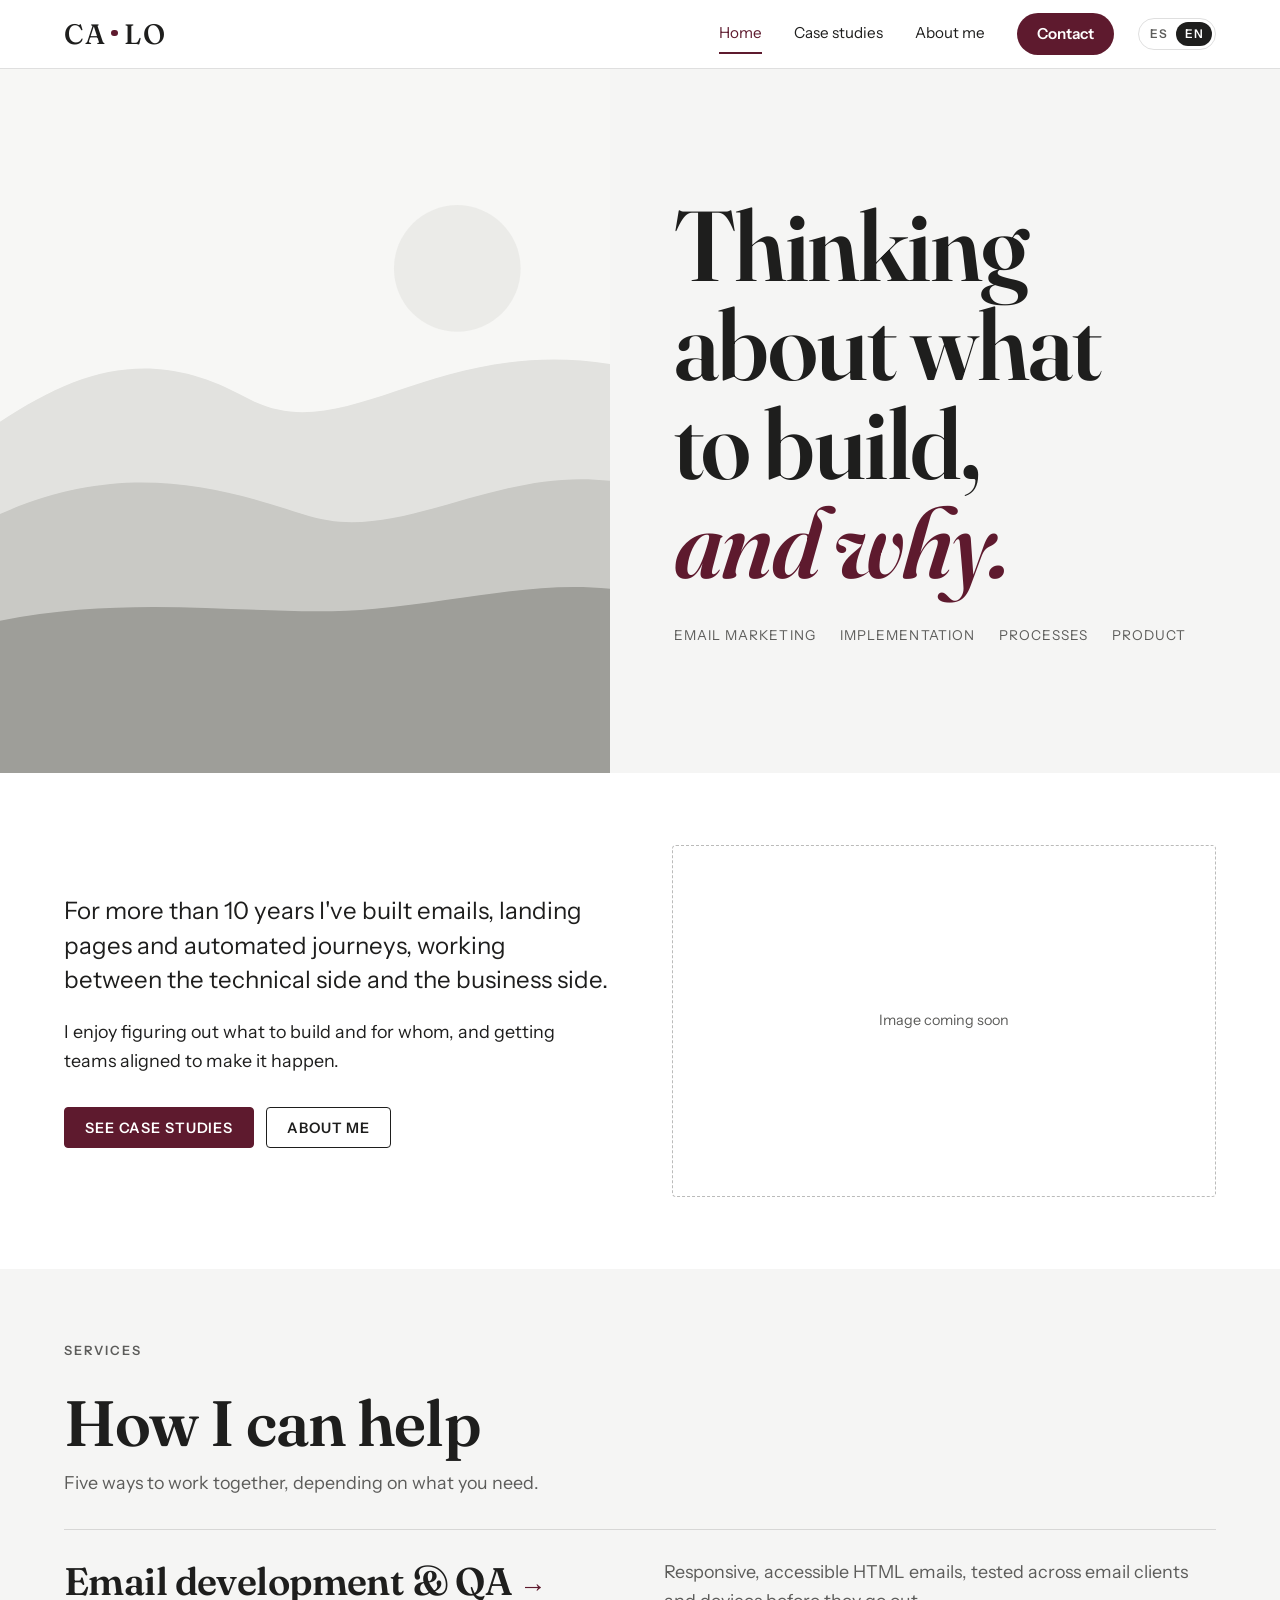
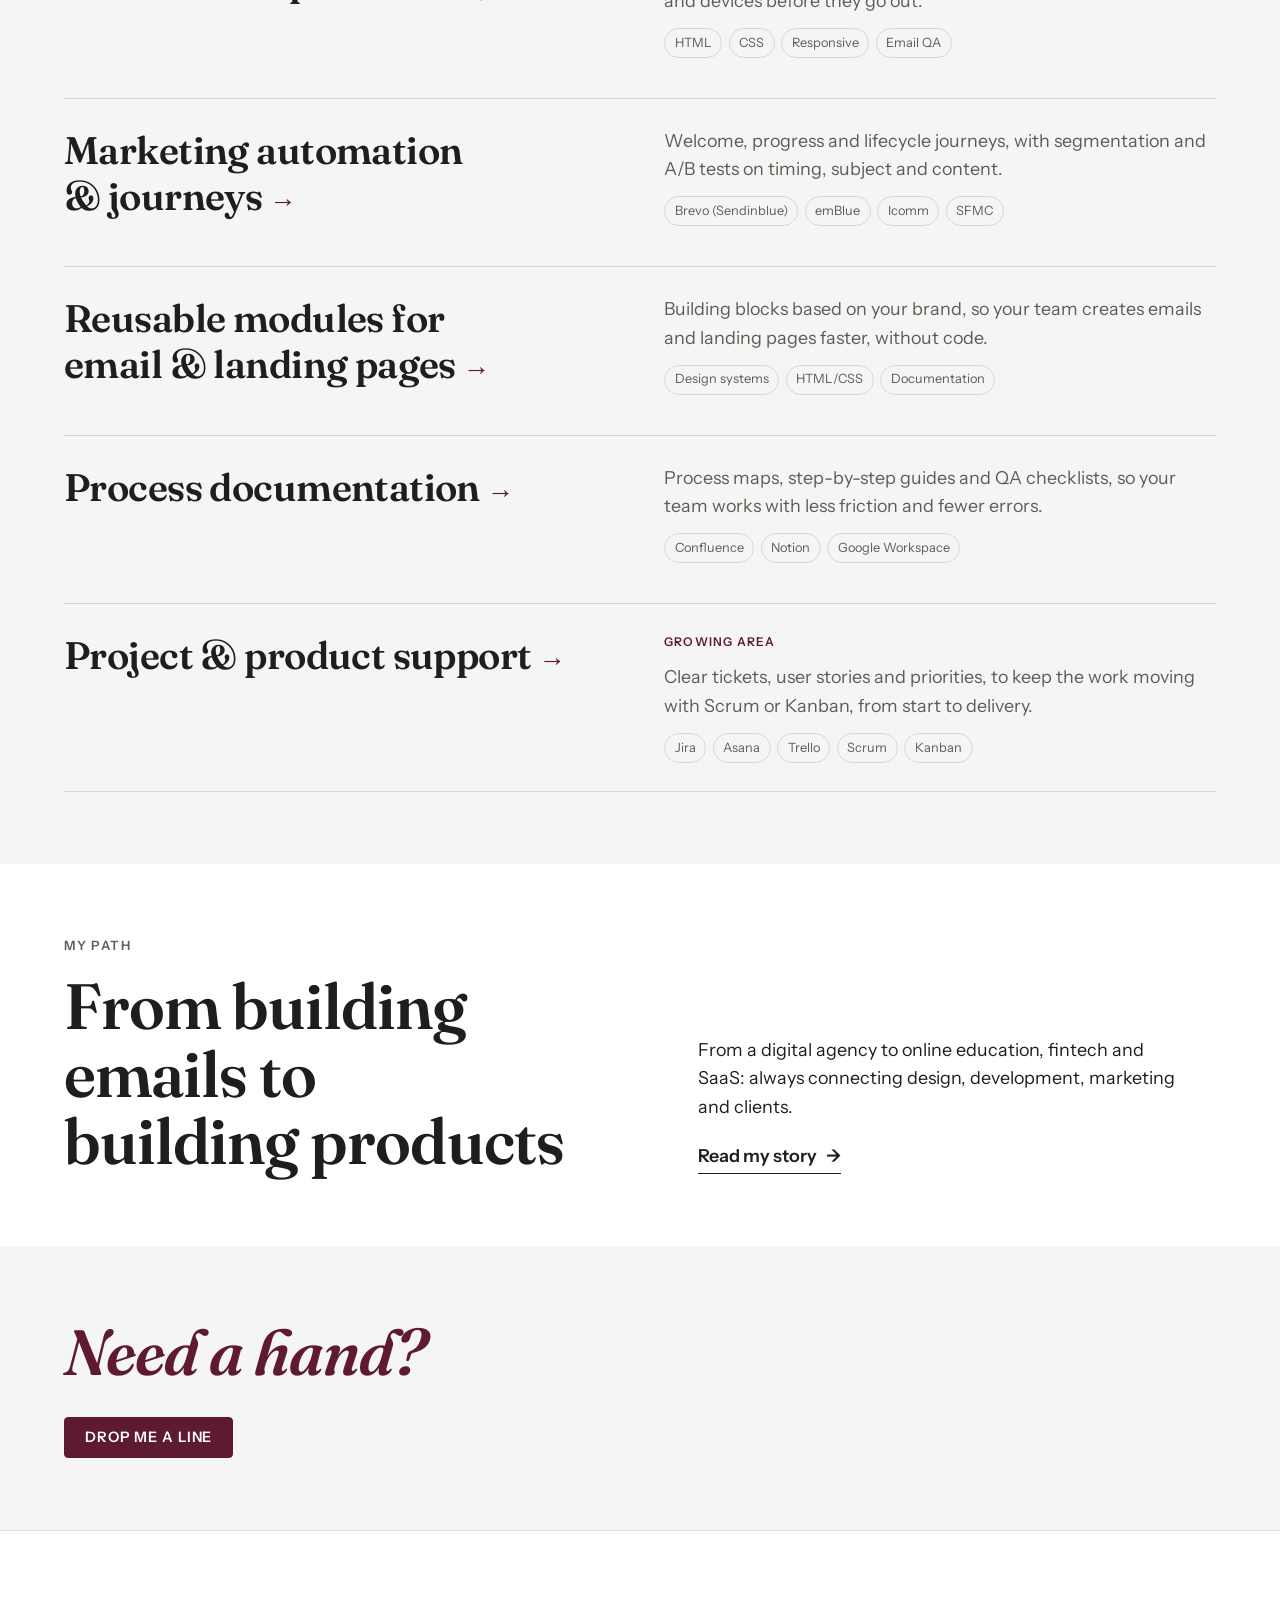
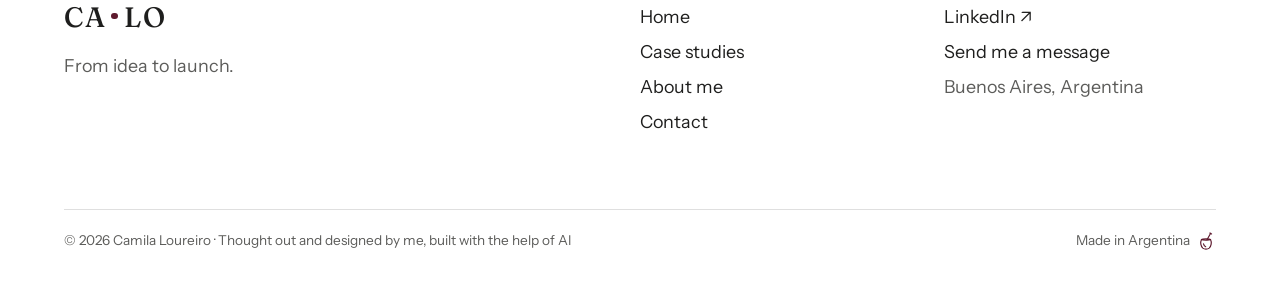
<file: index.html>
<!doctype html>
<!-- lang="en" es el valor por defecto; el script de abajo lo ajusta según el navegador -->
<html lang="en" data-title-en="Camila Loureiro · Portfolio" data-title-es="Camila Loureiro · Portfolio">
<head>
  <meta charset="utf-8">
  <meta name="viewport" content="width=device-width, initial-scale=1, viewport-fit=cover">
  <title>Camila Loureiro · Portfolio</title>
  <meta name="description" content="Camila Loureiro: email marketing, implementation and process work. 10+ years between the technical side and the business side.">

  <!-- Open Graph: título, descripción e imagen que muestran LinkedIn, WhatsApp, etc. al compartir el link -->
  <meta property="og:type" content="website">
  <meta property="og:site_name" content="Camila Loureiro">
  <meta property="og:title" content="Camila Loureiro · Portfolio">
  <meta property="og:description" content="Camila Loureiro: email marketing, implementation and process work. 10+ years between the technical side and the business side.">
  <meta property="og:image" content="https://camloureiro.github.io/assets/img/og-image.png">
  <meta property="og:image:width" content="1200">
  <meta property="og:image:height" content="627">
  <meta property="og:image:alt" content="Camila Loureiro: Thinking about what to build, and for whom.">
  <meta name="twitter:card" content="summary_large_image">
  <meta name="theme-color" content="#FFFFFF" media="(prefers-color-scheme: light)">
  <meta name="theme-color" content="#161616" media="(prefers-color-scheme: dark)">

  <!-- Elige el idioma ANTES de mostrar la página (evita que parpadee).
       1º lo que la persona eligió antes · 2º el idioma de su navegador. -->
  <script>
    (function () {
      var lang;
      try { lang = localStorage.getItem('lang'); } catch (e) {}
      if (lang !== 'es' && lang !== 'en') {
        lang = (navigator.language || 'en').toLowerCase().indexOf('es') === 0 ? 'es' : 'en';
      }
      document.documentElement.lang = lang;
      document.documentElement.classList.add('js');
    })();
  </script>

  <!-- Tipografías de Google Fonts (gratuitas) -->
  <link rel="preconnect" href="https://fonts.googleapis.com">
  <link rel="preconnect" href="https://fonts.gstatic.com" crossorigin>
  <link rel="stylesheet" href="https://fonts.googleapis.com/css2?family=Fraunces:ital,opsz,wght@0,9..144,300..600;1,9..144,300..600&family=Instrument+Sans:wght@400..600&display=swap">

  <link rel="stylesheet" href="assets/css/styles.css?v=20261124b">
  <script src="assets/js/main.js?v=20261124b" defer></script>
</head>
<body>
  <a class="skip-link" href="#main"><span data-lang="en">Skip to content</span><span data-lang="es">Ir al contenido</span></a>

  <!-- ===== HEADER (igual en todas las páginas) ===== -->
  <header class="site-header">
    <div class="wrap">
      <!-- Logo: marca CA·LO (CAmila LOureiro), sin nombre al costado -->
      <a class="logo" href="index.html" data-aria-en="Camila Loureiro, home" data-aria-es="Camila Loureiro, inicio">
        <span class="logo__mark" aria-hidden="true">CA<span class="logo__dot"></span>LO</span>
      </a>

      <!-- Menú: en desktop, links en fila dentro de la barra; en celular, pantalla completa que se abre con la hamburguesa -->
      <nav class="menu" id="menu" data-aria-en="Main menu" data-aria-es="Menú principal">
        <ul class="menu__list">
            <li><a href="index.html" aria-current="page"><small>01</small><span data-lang="en">Home</span><span data-lang="es">Inicio</span></a></li>
            <li><a href="casos.html"><small>02</small><span data-lang="en">Case studies</span><span data-lang="es">Casos</span></a></li>
            <li><a href="about.html"><small>03</small><span data-lang="en">About me</span><span data-lang="es">Sobre mí</span></a></li>
            <li><a class="menu__cta" href="contacto.html"><small>04</small><span data-lang="en">Contact</span><span data-lang="es">Contacto</span></a></li>
        </ul>
        <div class="menu__footer">
          <a href="https://www.linkedin.com/in/camilaloureiro/" target="_blank" rel="noopener">LinkedIn ↗</a>
          <span>Buenos Aires, Argentina · <span data-lang="en">Working remotely</span><span data-lang="es">Trabajo remoto</span></span>
        </div>
      </nav>

      <div class="header-actions">
        <div class="lang-toggle" role="group" aria-label="Language / Idioma">
          <button type="button" data-set-lang="es" aria-pressed="false" lang="es">ES</button>
          <button type="button" data-set-lang="en" aria-pressed="false" lang="en">EN</button>
        </div>
        <button class="menu-btn" type="button" aria-expanded="false" aria-controls="menu">
          <span class="menu-btn__label"><span data-lang="en">Menu</span><span data-lang="es">Menú</span></span>
          <span class="menu-btn__icon" aria-hidden="true"><span></span><span></span><span></span></span>
        </button>
      </div>
    </div>
  </header>

  <main id="main">

    <!-- ===== HERO ===== -->
    <section class="hero">
      <div class="hero__text">
        <h1 data-lang="en">Thinking about what to build, <em>and why.</em></h1>
        <h1 data-lang="es">Pensar qué construir, <em>y para qué.</em></h1>
        <div class="hero__meta">
          <span>Email marketing</span>
          <span><span data-lang="en">Implementation</span><span data-lang="es">Implementación</span></span>
          <span><span data-lang="en">Processes</span><span data-lang="es">Procesos</span></span>
          <span><span data-lang="en">Product</span><span data-lang="es">Producto</span></span>
        </div>
      </div>
      <div class="hero__art">
        <svg viewBox="0 0 600 600" preserveAspectRatio="xMidYMid slice" role="img" aria-hidden="true">
          <!-- Ilustración provisoria (montañas). Se reemplaza por una foto cuando la elijamos. -->
          <rect width="600" height="600" style="fill:var(--sky)"/>
          <circle cx="430" cy="170" r="54" style="fill:var(--hill-1);opacity:.55"/>
          <path d="M0 330 C90 260 160 230 250 280 S420 210 600 260 V600 H0Z" style="fill:var(--hill-1)"/>
          <path d="M0 400 C120 330 210 350 300 380 S480 320 600 360 V600 H0Z" style="fill:var(--hill-2)"/>
          <path d="M0 480 C140 440 260 470 360 460 S520 430 600 450 V600 H0Z" style="fill:var(--hill-3)"/>
        </svg>
      </div>
    </section>

    <!-- ===== INTRO: texto a la izquierda, imagen (por ahora placeholder) a la derecha ===== -->
    <section class="section" aria-labelledby="intro-title">
      <!-- Título solo para lectores de pantalla (no se ve) -->
      <h2 class="sr-only" id="intro-title"><span data-lang="en">What I do</span><span data-lang="es">Lo que hago</span></h2>
      <div class="wrap intro">
        <div class="reveal">
          <div class="prose">
            <p class="lead" data-lang="en">For more than 10 years I've built emails, landing pages and automated journeys, working between the technical side and the business side.</p><p class="lead" data-lang="es">Hace más de 10 años construyo emails, landing pages y journeys automatizados, entre el lado técnico y el de negocio.</p>
            <p data-lang="en">I enjoy figuring out what to build and for whom, and getting teams aligned to make it happen.</p><p data-lang="es">Disfruto entender qué construir y para quién, y alinear equipos para lograrlo.</p>
          </div>
          <div class="btn-row">
            <a class="btn btn--solid" href="casos.html"><span data-lang="en">See case studies</span><span data-lang="es">Ver casos</span></a>
            <a class="btn" href="about.html"><span data-lang="en">About me</span><span data-lang="es">Sobre mí</span></a>
          </div>
        </div>
        <!-- Placeholder: acá va a ir una imagen que resuma cómo trabajo (tipo flujo). Todavía sin definir. -->
        <div class="placeholder intro__art reveal" aria-hidden="true"><span data-lang="en">Image coming soon</span><span data-lang="es">Imagen en preparación</span></div>
      </div>
    </section>

    <!-- ===== SERVICIOS ===== -->
    <section class="section section--surface" id="services">
      <div class="wrap">
        <div class="section-head reveal">
          <span class="eyebrow" data-lang="en">Services</span><span class="eyebrow" data-lang="es">Servicios</span>
          <h2 data-lang="en">How I can help</h2><h2 data-lang="es">Cómo puedo sumar</h2>
          <p data-lang="en">Five ways to work together, depending on what you need.</p><p data-lang="es">Cinco formas de trabajar juntos, según lo que necesites.</p>
        </div>
        <ul class="services">
        <li class="service reveal">
          <h3><a class="service__link" href="casos.html#modules"><span data-lang="en">Email development &amp; QA</span><span data-lang="es">Desarrollo de emails y QA</span> <span aria-hidden="true">→</span></a></h3>
          <p data-lang="en">Responsive, accessible HTML emails, tested across email clients and devices before they go out.</p><p data-lang="es">Emails HTML responsive y accesibles, probados en distintos clientes de correo y dispositivos antes de salir.</p>
          <ul class="tags"><li>HTML</li><li>CSS</li><li>Responsive</li><li>Email QA</li></ul>
        </li>
        <li class="service reveal">
          <h3><a class="service__link" href="casos.html#journeys"><span data-lang="en">Marketing automation &amp; journeys</span><span data-lang="es">Automatización y journeys</span> <span aria-hidden="true">→</span></a></h3>
          <p data-lang="en">Welcome, progress and lifecycle journeys, with segmentation and A/B tests on timing, subject and content.</p><p data-lang="es">Journeys de bienvenida, progreso y ciclo de vida, con segmentación y tests A/B de horario, asunto y contenido.</p>
          <ul class="tags"><li>Brevo (Sendinblue)</li><li>emBlue</li><li>Icomm</li><li>SFMC</li></ul>
        </li>
        <li class="service reveal">
          <h3><a class="service__link" href="casos.html#modules"><span data-lang="en">Reusable modules for email &amp; landing pages</span><span data-lang="es">Módulos reutilizables para emails y landings</span> <span aria-hidden="true">→</span></a></h3>
          <p data-lang="en">Building blocks based on your brand, so your team creates emails and landing pages faster, without code.</p><p data-lang="es">Bloques basados en tu marca, para que tu equipo cree emails y landings más rápido y sin escribir código.</p>
          <ul class="tags"><li>Design systems</li><li>HTML/CSS</li><li>Documentation</li></ul>
        </li>
        <li class="service reveal">
          <h3><a class="service__link" href="casos.html#docs"><span data-lang="en">Process documentation</span><span data-lang="es">Documentación de procesos</span> <span aria-hidden="true">→</span></a></h3>
          <p data-lang="en">Process maps, step-by-step guides and QA checklists, so your team works with less friction and fewer errors.</p><p data-lang="es">Mapas de procesos, guías paso a paso y checklists de QA, para que tu equipo trabaje con menos fricción y errores.</p>
          <ul class="tags"><li>Confluence</li><li>Notion</li><li>Google Workspace</li></ul>
        </li>
        <li class="service reveal">
          <h3><a class="service__link" href="casos.html#this-site"><span data-lang="en">Project &amp; product support</span><span data-lang="es">Soporte de proyectos y producto</span> <span aria-hidden="true">→</span></a></h3>
          <span class="service__status" data-lang="en">Growing area</span><span class="service__status" data-lang="es">Área en crecimiento</span>
          <p data-lang="en">Clear tickets, user stories and priorities, to keep the work moving with Scrum or Kanban, from start to delivery.</p><p data-lang="es">Tickets claros, historias de usuario y prioridades, para mantener el trabajo en marcha con Scrum o Kanban.</p>
          <ul class="tags"><li>Jira</li><li>Asana</li><li>Trello</li><li>Scrum</li><li>Kanban</li></ul>
        </li>
        </ul>
      </div>
    </section>

    <!-- ===== HISTORIA (adelanto de About me) ===== -->
    <section class="section">
      <div class="wrap story">
        <div class="reveal">
          <span class="eyebrow" data-lang="en">My path</span><span class="eyebrow" data-lang="es">Mi recorrido</span>
          <h2 data-lang="en">From building emails to building products</h2><h2 data-lang="es">De construir emails a construir productos</h2>
        </div>
        <div class="reveal prose">
          <p data-lang="en">From a digital agency to online education, fintech and SaaS: always connecting design, development, marketing and clients.</p><p data-lang="es">De una agencia digital a educación online, fintech y SaaS: siempre conectando diseño, desarrollo, marketing y clientes.</p>
          <p><a class="link-arrow" href="about.html"><span data-lang="en">Read my story</span><span data-lang="es">Leer mi historia</span> <span aria-hidden="true">→</span></a></p>
        </div>
      </div>
    </section>

    <!-- ===== CONTACTO (llamado a la acción) ===== -->
    <section class="section section--accent">
      <div class="wrap cta reveal">
        <h2 class="cta__title--wide" data-lang="en"><em>Need a hand?</em></h2>
        <h2 class="cta__title--wide" data-lang="es"><em>¿Necesitás una mano?</em></h2>
        <a class="btn" href="contacto.html"><span data-lang="en">Drop me a line</span><span data-lang="es">Escribime</span></a>
      </div>
    </section>

  </main>

  <!-- ===== FOOTER (igual en todas las páginas) ===== -->
  <footer class="site-footer">
    <div class="wrap">
      <div class="footer-grid">
        <div>
          <a class="logo" href="index.html" aria-label="Camila Loureiro"><span class="logo__mark" aria-hidden="true">CA<span class="logo__dot"></span>LO</span></a>
          <p class="muted" style="margin-top:1rem;max-width:34ch"><span data-lang="en">From idea to launch.</span><span data-lang="es">De la idea al lanzamiento.</span></p>
        </div>
        <nav aria-label="Footer">
          <ul>
            <li><a href="index.html"><span data-lang="en">Home</span><span data-lang="es">Inicio</span></a></li>
            <li><a href="casos.html"><span data-lang="en">Case studies</span><span data-lang="es">Casos</span></a></li>
            <li><a href="about.html"><span data-lang="en">About me</span><span data-lang="es">Sobre mí</span></a></li>
            <li><a href="contacto.html"><span data-lang="en">Contact</span><span data-lang="es">Contacto</span></a></li>
          </ul>
        </nav>
        <div style="display:grid;gap:0.4rem;align-content:start">
          <a href="https://www.linkedin.com/in/camilaloureiro/" target="_blank" rel="noopener">LinkedIn ↗</a>
          <a href="contacto.html"><span data-lang="en">Send me a message</span><span data-lang="es">Escribime</span></a>
          <span class="muted">Buenos Aires, Argentina</span>
        </div>
      </div>
      <div class="footer-bottom">
        <span>© <span data-year>2026</span> Camila Loureiro · <span data-lang="en">Thought out and designed by me, built with the help of AI</span><span data-lang="es">Pensada y diseñada por mí, construida con ayuda de la IA</span></span>
        <span class="made-in"><span data-lang="en">Made in Argentina</span><span data-lang="es">Hecho en Argentina</span> <svg class="mate" viewBox="0 0 24 24" width="20" height="20" aria-hidden="true" fill="none" stroke="currentColor" stroke-width="1.4" stroke-linecap="round" stroke-linejoin="round"><path d="M6.6 10.2c-1.7 3.4-1 8 1.6 10.3 1.9 1.6 5.7 1.6 7.6 0 2.6-2.3 3.3-6.9 1.6-10.3"/><path d="M6.6 10.2c1.3 1.1 9.5 1.1 10.8 0-1.3-1.2-9.5-1.2-10.8 0z"/><path d="M13.2 10.6 17.6 2.8"/><path d="M16.6 2.4l2.1 1.1"/><path d="M9 15.5c.4 1.6 1.4 2.8 2.6 3.4"/></svg></span>
      </div>
    </div>
  </footer>
</body>
</html>
</file>
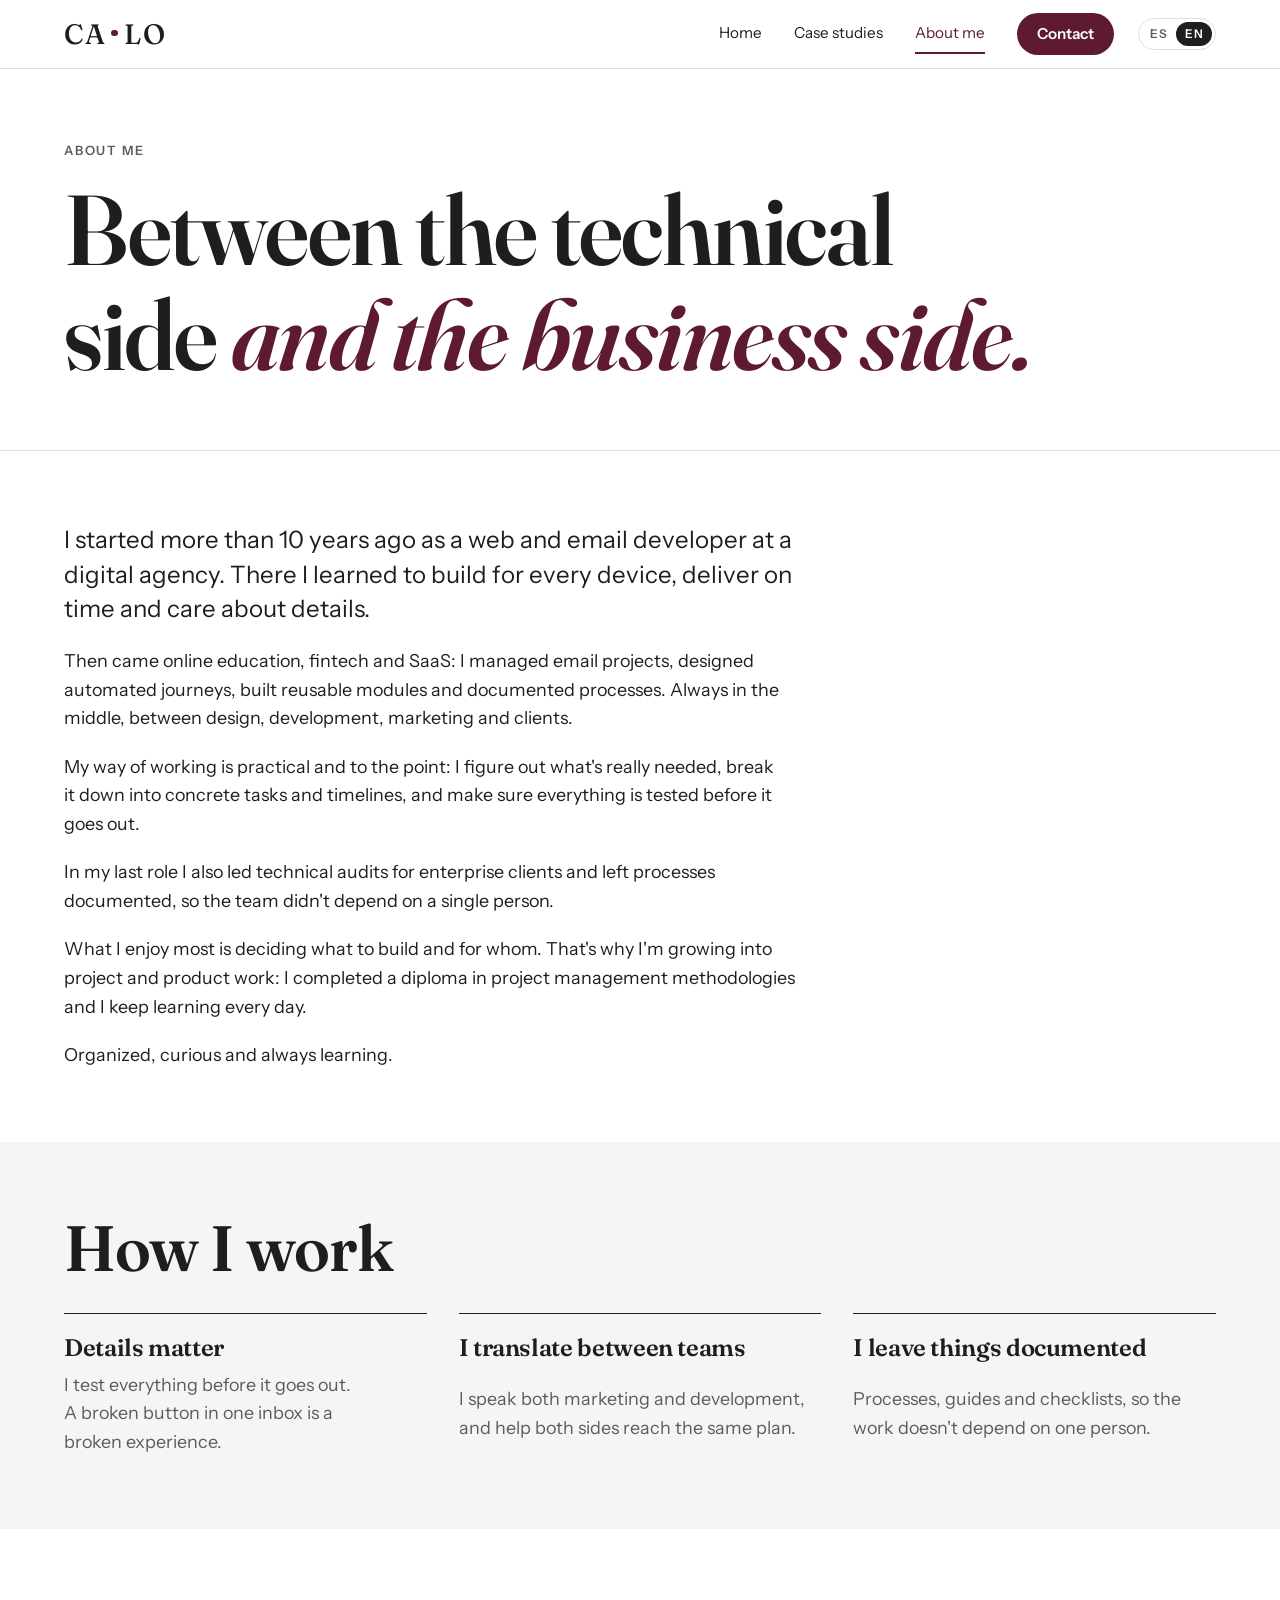
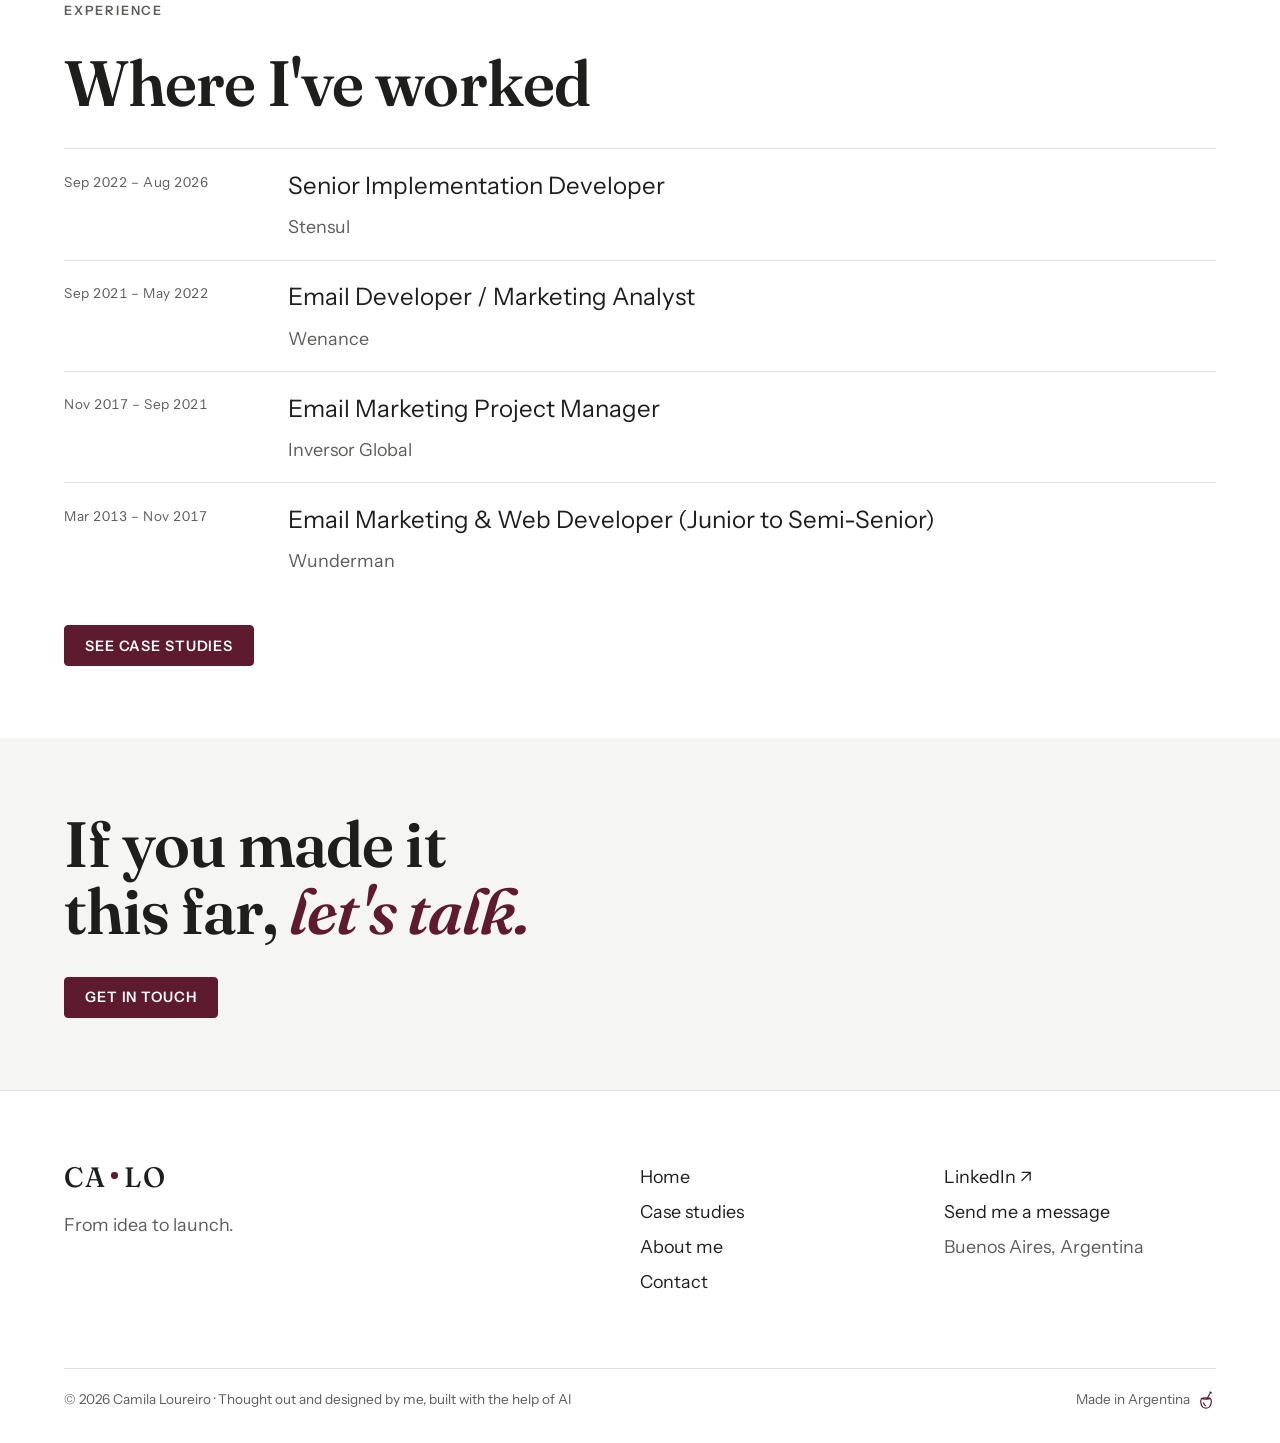
<file: about.html>
<!doctype html>
<!-- lang="en" es el valor por defecto; el script de abajo lo ajusta según el navegador -->
<html lang="en" data-title-en="About me · Camila Loureiro" data-title-es="Sobre mí · Camila Loureiro">
<head>
  <meta charset="utf-8">
  <meta name="viewport" content="width=device-width, initial-scale=1, viewport-fit=cover">
  <title>About me · Camila Loureiro</title>
  <meta name="description" content="Camila Loureiro's story, experience and tools.">

  <!-- Open Graph: título, descripción e imagen que muestran LinkedIn, WhatsApp, etc. al compartir el link -->
  <meta property="og:type" content="website">
  <meta property="og:site_name" content="Camila Loureiro">
  <meta property="og:title" content="About me · Camila Loureiro">
  <meta property="og:description" content="Camila Loureiro's story, experience and tools.">
  <meta property="og:image" content="https://camloureiro.github.io/assets/img/og-image.png">
  <meta property="og:image:width" content="1200">
  <meta property="og:image:height" content="627">
  <meta property="og:image:alt" content="Camila Loureiro: Thinking about what to build, and for whom.">
  <meta name="twitter:card" content="summary_large_image">
  <meta name="theme-color" content="#FFFFFF" media="(prefers-color-scheme: light)">
  <meta name="theme-color" content="#161616" media="(prefers-color-scheme: dark)">

  <!-- Elige el idioma ANTES de mostrar la página (evita que parpadee).
       1º lo que la persona eligió antes · 2º el idioma de su navegador. -->
  <script>
    (function () {
      var lang;
      try { lang = localStorage.getItem('lang'); } catch (e) {}
      if (lang !== 'es' && lang !== 'en') {
        lang = (navigator.language || 'en').toLowerCase().indexOf('es') === 0 ? 'es' : 'en';
      }
      document.documentElement.lang = lang;
      document.documentElement.classList.add('js');
    })();
  </script>

  <!-- Tipografías de Google Fonts (gratuitas) -->
  <link rel="preconnect" href="https://fonts.googleapis.com">
  <link rel="preconnect" href="https://fonts.gstatic.com" crossorigin>
  <link rel="stylesheet" href="https://fonts.googleapis.com/css2?family=Fraunces:ital,opsz,wght@0,9..144,300..600;1,9..144,300..600&family=Instrument+Sans:wght@400..600&display=swap">

  <link rel="stylesheet" href="assets/css/styles.css?v=20261124b">
  <script src="assets/js/main.js?v=20261124b" defer></script>
</head>
<body>
  <a class="skip-link" href="#main"><span data-lang="en">Skip to content</span><span data-lang="es">Ir al contenido</span></a>

  <!-- ===== HEADER (igual en todas las páginas) ===== -->
  <header class="site-header">
    <div class="wrap">
      <!-- Logo: marca CA·LO (CAmila LOureiro), sin nombre al costado -->
      <a class="logo" href="index.html" data-aria-en="Camila Loureiro, home" data-aria-es="Camila Loureiro, inicio">
        <span class="logo__mark" aria-hidden="true">CA<span class="logo__dot"></span>LO</span>
      </a>

      <!-- Menú: en desktop, links en fila dentro de la barra; en celular, pantalla completa que se abre con la hamburguesa -->
      <nav class="menu" id="menu" data-aria-en="Main menu" data-aria-es="Menú principal">
        <ul class="menu__list">
            <li><a href="index.html"><small>01</small><span data-lang="en">Home</span><span data-lang="es">Inicio</span></a></li>
            <li><a href="casos.html"><small>02</small><span data-lang="en">Case studies</span><span data-lang="es">Casos</span></a></li>
            <li><a href="about.html" aria-current="page"><small>03</small><span data-lang="en">About me</span><span data-lang="es">Sobre mí</span></a></li>
            <li><a class="menu__cta" href="contacto.html"><small>04</small><span data-lang="en">Contact</span><span data-lang="es">Contacto</span></a></li>
        </ul>
        <div class="menu__footer">
          <a href="https://www.linkedin.com/in/camilaloureiro/" target="_blank" rel="noopener">LinkedIn ↗</a>
          <span>Buenos Aires, Argentina · <span data-lang="en">Working remotely</span><span data-lang="es">Trabajo remoto</span></span>
        </div>
      </nav>

      <div class="header-actions">
        <div class="lang-toggle" role="group" aria-label="Language / Idioma">
          <button type="button" data-set-lang="es" aria-pressed="false" lang="es">ES</button>
          <button type="button" data-set-lang="en" aria-pressed="false" lang="en">EN</button>
        </div>
        <button class="menu-btn" type="button" aria-expanded="false" aria-controls="menu">
          <span class="menu-btn__label"><span data-lang="en">Menu</span><span data-lang="es">Menú</span></span>
          <span class="menu-btn__icon" aria-hidden="true"><span></span><span></span><span></span></span>
        </button>
      </div>
    </div>
  </header>

  <main id="main">

    <section class="wrap page-hero">
      <span class="eyebrow" data-lang="en">About me</span><span class="eyebrow" data-lang="es">Sobre mí</span>
      <h1 data-lang="en">Between the technical side <em>and the business side.</em></h1>
      <h1 data-lang="es">Entre lo técnico <em>y el negocio.</em></h1>
    </section>

    <!-- ===== HISTORIA ===== -->
    <section class="section">
      <div class="wrap about-grid">
        <!-- FOTO: cuando tengas tu foto, reemplazá este comentario por:
             <img class="about-photo" src="assets/img/camila.webp" alt="Camila Loureiro" width="800" height="1000"> -->

        <div class="prose reveal">
          <p class="lead" style="max-width:none" data-lang="en">I started more than 10 years ago as a web and email developer at a digital agency. There I learned to build for every device, deliver on time and care about details.</p><p class="lead" style="max-width:none" data-lang="es">Empecé hace más de 10 años como desarrolladora web y de emails en una agencia digital. Ahí aprendí a construir para cualquier dispositivo, entregar a tiempo y cuidar los detalles.</p>
          <p data-lang="en">Then came online education, fintech and SaaS: I managed email projects, designed automated journeys, built reusable modules and documented processes. Always in the middle, between design, development, marketing and clients.</p><p data-lang="es">Después vinieron la educación online, fintech y SaaS: gestioné proyectos de email, diseñé journeys automatizados, construí módulos reutilizables y documenté procesos. Siempre en el medio, entre diseño, desarrollo, marketing y clientes.</p>
          <p data-lang="en">My way of working is practical and to the point: I figure out what's really needed, break it down into concrete tasks and timelines, and make sure everything is tested before it goes out.</p><p data-lang="es">Mi forma de trabajar es práctica y al grano: entiendo qué se necesita de verdad, lo bajo a tareas y tiempos concretos, y me aseguro de que todo esté probado antes de salir.</p>
          <p data-lang="en">In my last role I also led technical audits for enterprise clients and left processes documented, so the team didn't depend on a single person.</p><p data-lang="es">En mi último rol también lideré auditorías técnicas para clientes enterprise y dejé procesos documentados, para que el equipo no dependiera de una sola persona.</p>
          <p data-lang="en">What I enjoy most is deciding what to build and for whom. That's why I'm growing into project and product work: I completed a diploma in project management methodologies and I keep learning every day.</p><p data-lang="es">Lo que más disfruto es definir qué construir y para quién. Por eso estoy creciendo hacia proyectos y producto: completé un diploma en metodologías de project management y sigo aprendiendo todos los días.</p>
          <p data-lang="en">Organized, curious and always learning.</p><p data-lang="es">Organizada, curiosa y siempre aprendiendo.</p>
        </div>
      </div>
    </section>

    <!-- ===== CÓMO TRABAJO ===== -->
    <section class="section section--surface">
      <div class="wrap">
        <div class="section-head reveal">
          <h2 data-lang="en">How I work</h2><h2 data-lang="es">Cómo trabajo</h2>
        </div>
        <ul class="principles">
          <li class="reveal">
            <h3 data-lang="en">Details matter</h3><h3 data-lang="es">Los detalles importan</h3>
            <p data-lang="en">I test everything before it goes out. A broken button in one inbox is a broken experience.</p><p data-lang="es">Pruebo todo antes de que salga. Un botón roto en una bandeja es una experiencia rota.</p>
          </li>
          <li class="reveal">
            <h3 data-lang="en">I translate between teams</h3><h3 data-lang="es">Traduzco entre equipos</h3>
            <p data-lang="en">I speak both marketing and development, and help both sides reach the same plan.</p><p data-lang="es">Hablo el idioma de marketing y el de desarrollo, y ayudo a que ambos lleguen al mismo plan.</p>
          </li>
          <li class="reveal">
            <h3 data-lang="en">I leave things documented</h3><h3 data-lang="es">Dejo todo documentado</h3>
            <p data-lang="en">Processes, guides and checklists, so the work doesn't depend on one person.</p><p data-lang="es">Procesos, guías y checklists, para que el trabajo no dependa de una sola persona.</p>
          </li>
        </ul>
      </div>
    </section>

    <!-- ===== EXPERIENCIA (resumen) ===== -->
    <section class="section" id="experience">
      <div class="wrap">
        <div class="section-head reveal">
          <span class="eyebrow" data-lang="en">Experience</span><span class="eyebrow" data-lang="es">Experiencia</span>
          <h2 data-lang="en">Where I've worked</h2><h2 data-lang="es">Dónde trabajé</h2>
        </div>
        <ol class="timeline timeline--short reveal">
          <li class="job job--short">
            <span class="job__date"><span data-lang="en">Sep 2022 – Aug 2026</span><span data-lang="es">Sep 2022 – Ago 2026</span></span>
            <p class="job__role">Senior Implementation Developer</p>
            <p class="job__company">Stensul</p>
          </li>
          <li class="job job--short">
            <span class="job__date">Sep 2021 – May 2022</span>
            <p class="job__role">Email Developer / Marketing Analyst</p>
            <p class="job__company">Wenance</p>
          </li>
          <li class="job job--short">
            <span class="job__date">Nov 2017 – Sep 2021</span>
            <p class="job__role">Email Marketing Project Manager</p>
            <p class="job__company">Inversor Global</p>
          </li>
          <li class="job job--short">
            <span class="job__date">Mar 2013 – Nov 2017</span>
            <p class="job__role"><span data-lang="en">Email Marketing &amp; Web Developer (Junior to Semi-Senior)</span><span data-lang="es">Email Marketing y Web Developer (de Junior a Semi-Senior)</span></p>
            <p class="job__company">Wunderman</p>
          </li>
        </ol>
        <div class="btn-row reveal">
          <a class="btn btn--solid" href="casos.html"><span data-lang="en">See case studies</span><span data-lang="es">Ver casos</span></a>
        </div>
      </div>
    </section>

    <section class="section section--accent">
      <div class="wrap cta reveal">
        <h2 data-lang="en">If you made it this far, <em>let's talk.</em></h2>
        <h2 data-lang="es">Si llegaste hasta acá, <em>charlemos.</em></h2>
        <a class="btn" href="contacto.html"><span data-lang="en">Get in touch</span><span data-lang="es">Contactame</span></a>
      </div>
    </section>

  </main>

  <!-- ===== FOOTER (igual en todas las páginas) ===== -->
  <footer class="site-footer">
    <div class="wrap">
      <div class="footer-grid">
        <div>
          <a class="logo" href="index.html" aria-label="Camila Loureiro"><span class="logo__mark" aria-hidden="true">CA<span class="logo__dot"></span>LO</span></a>
          <p class="muted" style="margin-top:1rem;max-width:34ch"><span data-lang="en">From idea to launch.</span><span data-lang="es">De la idea al lanzamiento.</span></p>
        </div>
        <nav aria-label="Footer">
          <ul>
            <li><a href="index.html"><span data-lang="en">Home</span><span data-lang="es">Inicio</span></a></li>
            <li><a href="casos.html"><span data-lang="en">Case studies</span><span data-lang="es">Casos</span></a></li>
            <li><a href="about.html"><span data-lang="en">About me</span><span data-lang="es">Sobre mí</span></a></li>
            <li><a href="contacto.html"><span data-lang="en">Contact</span><span data-lang="es">Contacto</span></a></li>
          </ul>
        </nav>
        <div style="display:grid;gap:0.4rem;align-content:start">
          <a href="https://www.linkedin.com/in/camilaloureiro/" target="_blank" rel="noopener">LinkedIn ↗</a>
          <a href="contacto.html"><span data-lang="en">Send me a message</span><span data-lang="es">Escribime</span></a>
          <span class="muted">Buenos Aires, Argentina</span>
        </div>
      </div>
      <div class="footer-bottom">
        <span>© <span data-year>2026</span> Camila Loureiro · <span data-lang="en">Thought out and designed by me, built with the help of AI</span><span data-lang="es">Pensada y diseñada por mí, construida con ayuda de la IA</span></span>
        <span class="made-in"><span data-lang="en">Made in Argentina</span><span data-lang="es">Hecho en Argentina</span> <svg class="mate" viewBox="0 0 24 24" width="20" height="20" aria-hidden="true" fill="none" stroke="currentColor" stroke-width="1.4" stroke-linecap="round" stroke-linejoin="round"><path d="M6.6 10.2c-1.7 3.4-1 8 1.6 10.3 1.9 1.6 5.7 1.6 7.6 0 2.6-2.3 3.3-6.9 1.6-10.3"/><path d="M6.6 10.2c1.3 1.1 9.5 1.1 10.8 0-1.3-1.2-9.5-1.2-10.8 0z"/><path d="M13.2 10.6 17.6 2.8"/><path d="M16.6 2.4l2.1 1.1"/><path d="M9 15.5c.4 1.6 1.4 2.8 2.6 3.4"/></svg></span>
      </div>
    </div>
  </footer>
</body>
</html>
</file>
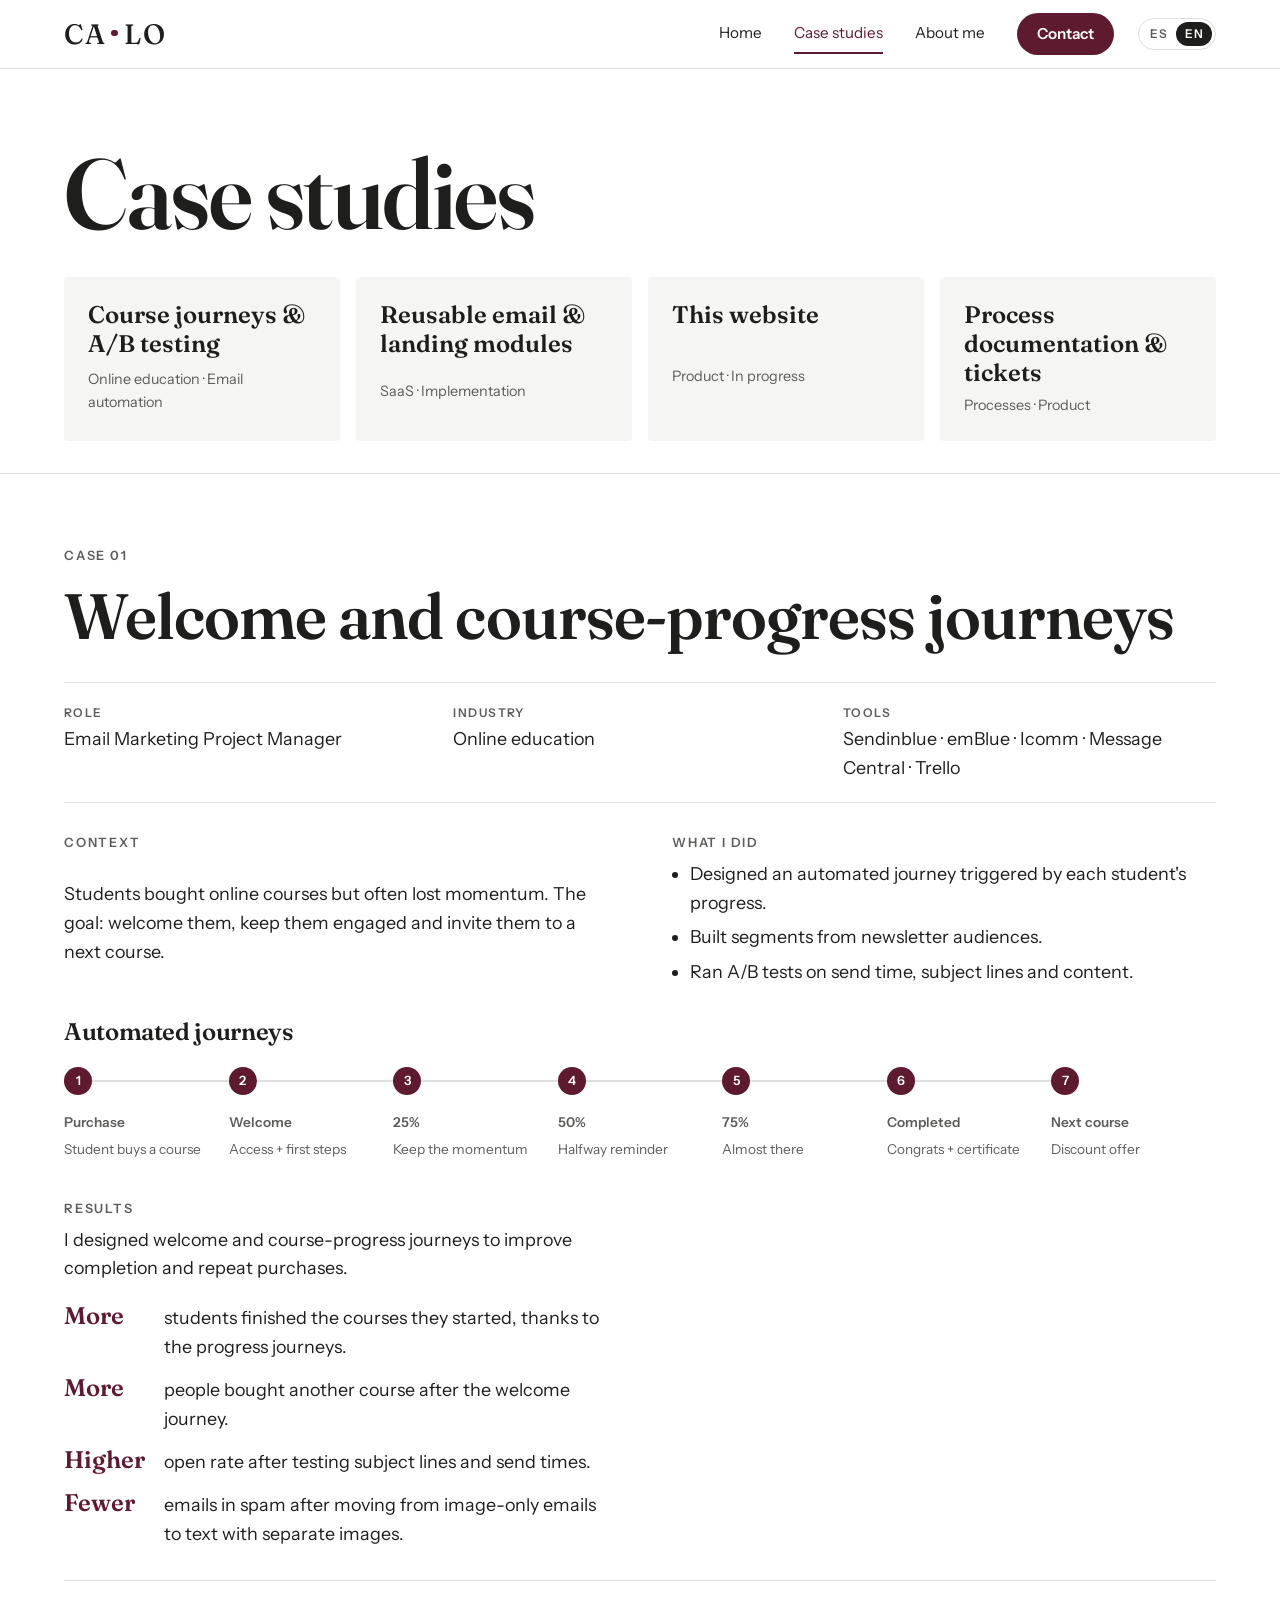
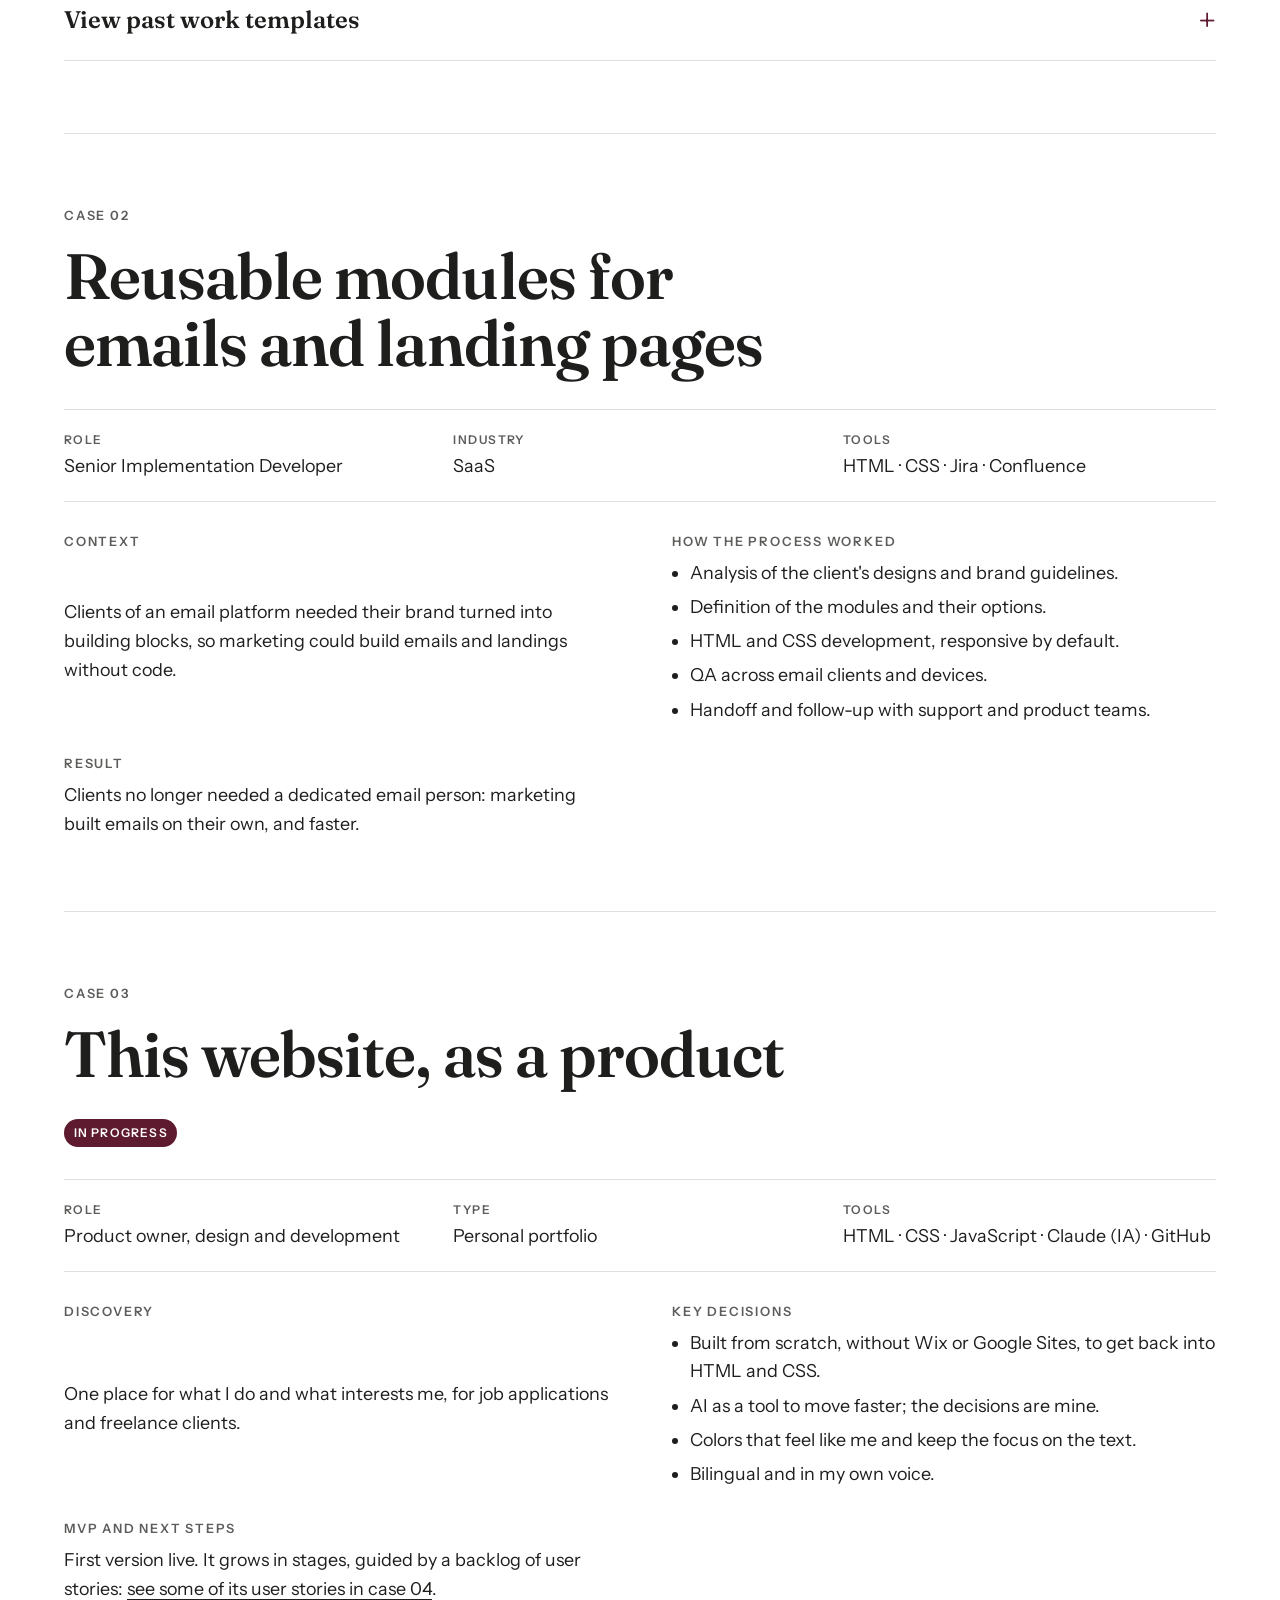
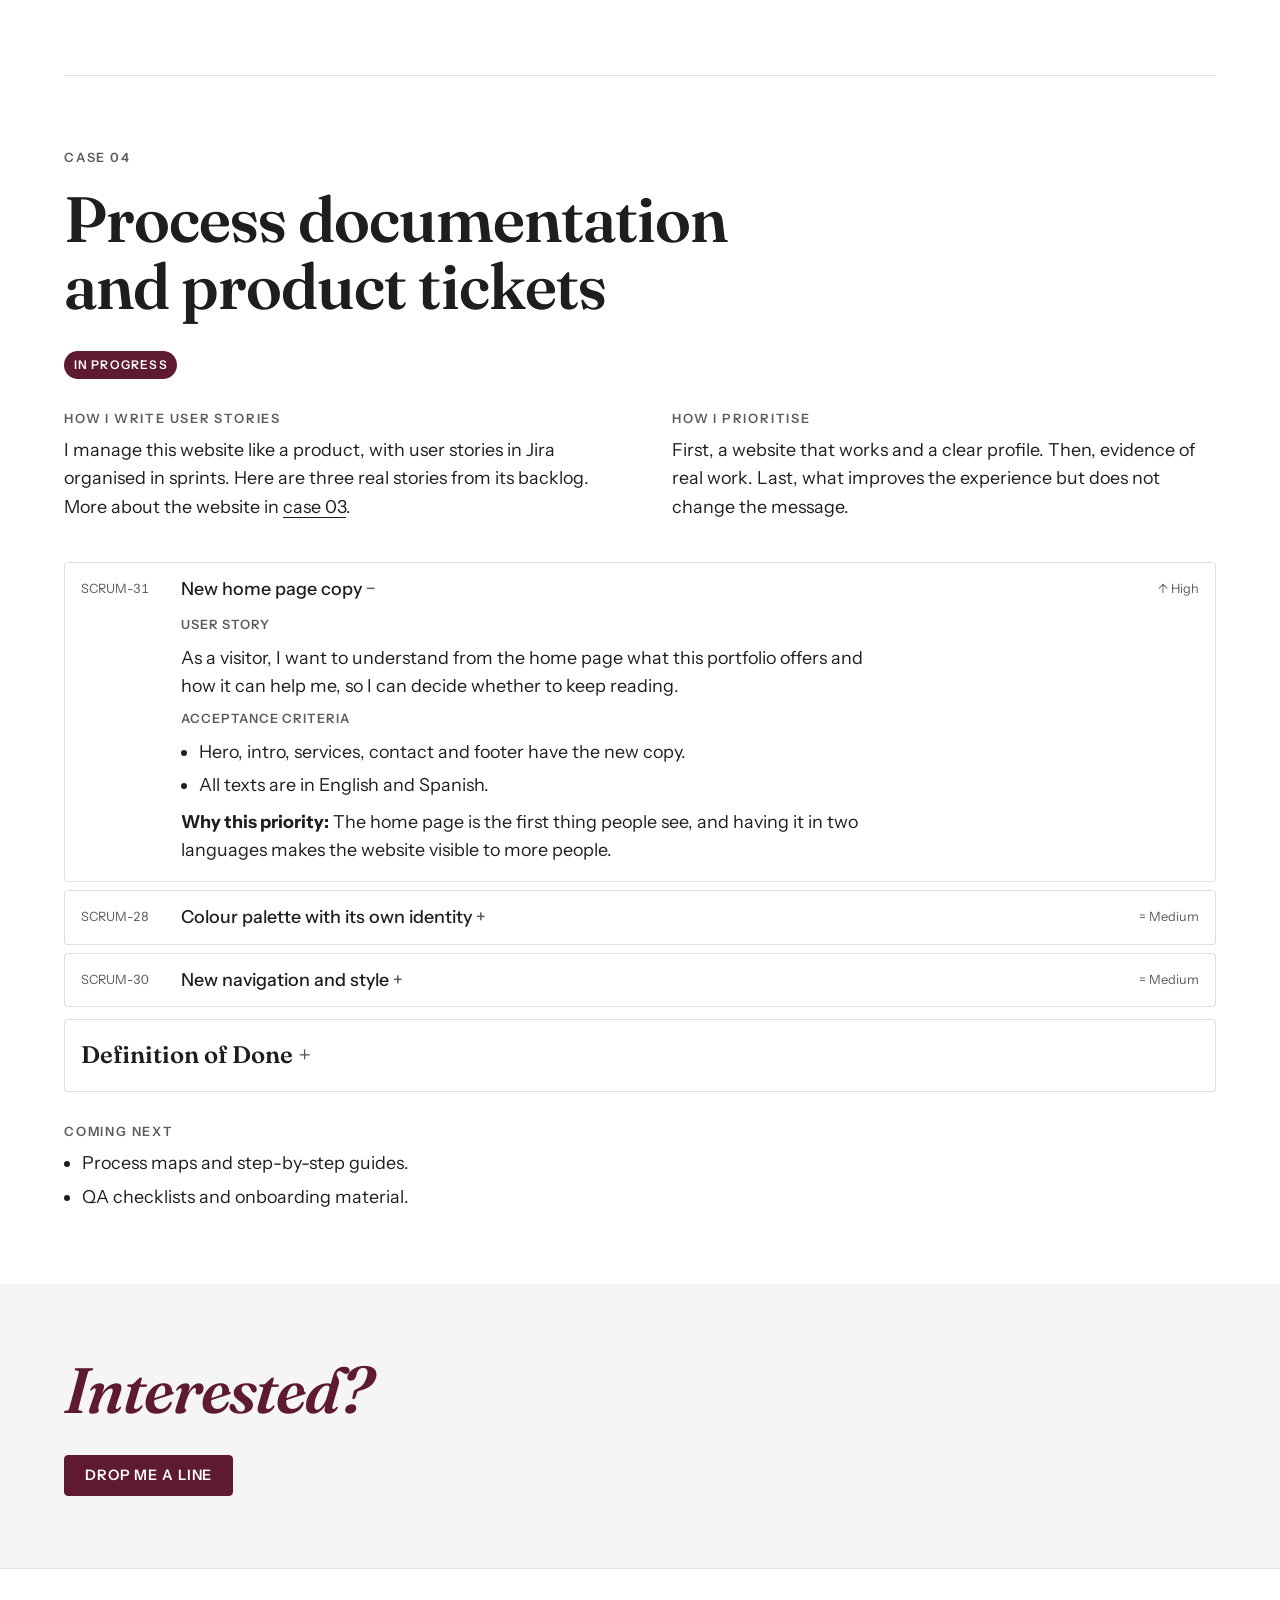
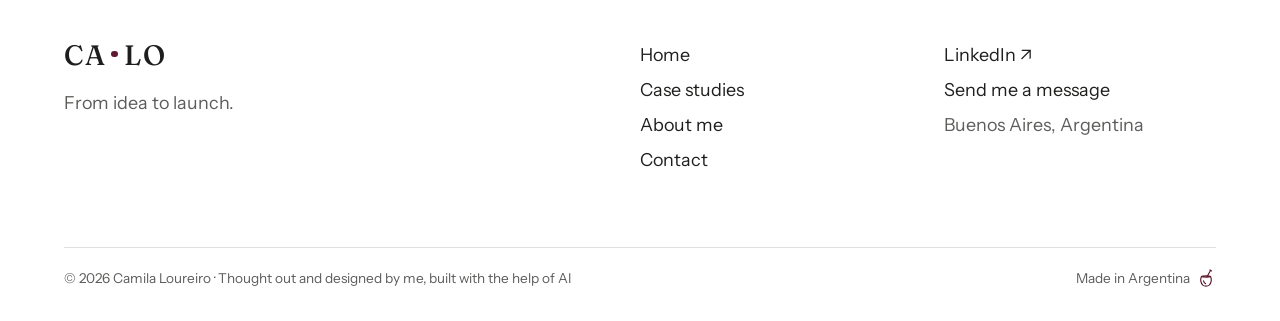
<file: casos.html>
<!doctype html>
<!-- lang="en" es el valor por defecto; el script de abajo lo ajusta según el navegador -->
<html lang="en" data-title-en="Case studies · Camila Loureiro" data-title-es="Casos · Camila Loureiro">
<head>
  <meta charset="utf-8">
  <meta name="viewport" content="width=device-width, initial-scale=1, viewport-fit=cover">
  <title>Case studies · Camila Loureiro</title>
  <meta name="description" content="Selected projects: email journeys, reusable modules and process documentation.">

  <!-- Open Graph: título, descripción e imagen que muestran LinkedIn, WhatsApp, etc. al compartir el link -->
  <meta property="og:type" content="website">
  <meta property="og:site_name" content="Camila Loureiro">
  <meta property="og:title" content="Case studies · Camila Loureiro">
  <meta property="og:description" content="Selected projects: email journeys, reusable modules and process documentation.">
  <meta property="og:image" content="https://camloureiro.github.io/assets/img/og-image.png">
  <meta property="og:image:width" content="1200">
  <meta property="og:image:height" content="627">
  <meta property="og:image:alt" content="Camila Loureiro: Thinking about what to build, and for whom.">
  <meta name="twitter:card" content="summary_large_image">
  <meta name="theme-color" content="#FFFFFF" media="(prefers-color-scheme: light)">
  <meta name="theme-color" content="#161616" media="(prefers-color-scheme: dark)">

  <!-- Elige el idioma ANTES de mostrar la página (evita que parpadee).
       1º lo que la persona eligió antes · 2º el idioma de su navegador. -->
  <script>
    (function () {
      var lang;
      try { lang = localStorage.getItem('lang'); } catch (e) {}
      if (lang !== 'es' && lang !== 'en') {
        lang = (navigator.language || 'en').toLowerCase().indexOf('es') === 0 ? 'es' : 'en';
      }
      document.documentElement.lang = lang;
      document.documentElement.classList.add('js');
    })();
  </script>

  <!-- Tipografías de Google Fonts (gratuitas) -->
  <link rel="preconnect" href="https://fonts.googleapis.com">
  <link rel="preconnect" href="https://fonts.gstatic.com" crossorigin>
  <link rel="stylesheet" href="https://fonts.googleapis.com/css2?family=Fraunces:ital,opsz,wght@0,9..144,300..600;1,9..144,300..600&family=Instrument+Sans:wght@400..600&display=swap">

  <link rel="stylesheet" href="assets/css/styles.css?v=20261124b">
  <script src="assets/js/main.js?v=20261124b" defer></script>
</head>
<body>
  <a class="skip-link" href="#main"><span data-lang="en">Skip to content</span><span data-lang="es">Ir al contenido</span></a>

  <!-- ===== HEADER (igual en todas las páginas) ===== -->
  <header class="site-header">
    <div class="wrap">
      <!-- Logo: marca CA·LO (CAmila LOureiro), sin nombre al costado -->
      <a class="logo" href="index.html" data-aria-en="Camila Loureiro, home" data-aria-es="Camila Loureiro, inicio">
        <span class="logo__mark" aria-hidden="true">CA<span class="logo__dot"></span>LO</span>
      </a>

      <!-- Menú: en desktop, links en fila dentro de la barra; en celular, pantalla completa que se abre con la hamburguesa -->
      <nav class="menu" id="menu" data-aria-en="Main menu" data-aria-es="Menú principal">
        <ul class="menu__list">
            <li><a href="index.html"><small>01</small><span data-lang="en">Home</span><span data-lang="es">Inicio</span></a></li>
            <li><a href="casos.html" aria-current="page"><small>02</small><span data-lang="en">Case studies</span><span data-lang="es">Casos</span></a></li>
            <li><a href="about.html"><small>03</small><span data-lang="en">About me</span><span data-lang="es">Sobre mí</span></a></li>
            <li><a class="menu__cta" href="contacto.html"><small>04</small><span data-lang="en">Contact</span><span data-lang="es">Contacto</span></a></li>
        </ul>
        <div class="menu__footer">
          <a href="https://www.linkedin.com/in/camilaloureiro/" target="_blank" rel="noopener">LinkedIn ↗</a>
          <span>Buenos Aires, Argentina · <span data-lang="en">Working remotely</span><span data-lang="es">Trabajo remoto</span></span>
        </div>
      </nav>

      <div class="header-actions">
        <div class="lang-toggle" role="group" aria-label="Language / Idioma">
          <button type="button" data-set-lang="es" aria-pressed="false" lang="es">ES</button>
          <button type="button" data-set-lang="en" aria-pressed="false" lang="en">EN</button>
        </div>
        <button class="menu-btn" type="button" aria-expanded="false" aria-controls="menu">
          <span class="menu-btn__label"><span data-lang="en">Menu</span><span data-lang="es">Menú</span></span>
          <span class="menu-btn__icon" aria-hidden="true"><span></span><span></span><span></span></span>
        </button>
      </div>
    </div>
  </header>

  <main id="main">

    <section class="wrap page-hero">
      <h1 data-lang="en">Case studies</h1>
      <h1 data-lang="es">Casos</h1>
      <ul class="case-index">
        <li><a href="#journeys"><strong><span data-lang="en">Course journeys &amp; A/B testing</span><span data-lang="es">Journeys de cursos y tests A/B</span></strong><span data-lang="en">Online education · Email automation</span><span data-lang="es">Educación online · Automatización</span></a></li>
        <li><a href="#modules"><strong><span data-lang="en">Reusable email &amp; landing modules</span><span data-lang="es">Módulos reutilizables</span></strong><span data-lang="en">SaaS · Implementation</span><span data-lang="es">SaaS · Implementación</span></a></li>
        <li><a href="#this-site"><strong><span data-lang="en">This website</span><span data-lang="es">Esta web</span></strong><span data-lang="en">Product · In progress</span><span data-lang="es">Producto · En desarrollo</span></a></li>
        <li><a href="#docs"><strong><span data-lang="en">Process documentation &amp; tickets</span><span data-lang="es">Documentación y tickets</span></strong><span data-lang="en">Processes · Product</span><span data-lang="es">Procesos · Producto</span></a></li>
      </ul>
    </section>

    <section class="section">
      <div class="wrap">

        <!-- ===================== CASO 1 ===================== -->
        <article class="case" id="journeys">
          <div class="case__head reveal">
            <span class="eyebrow" data-lang="en">Case 01</span><span class="eyebrow" data-lang="es">Caso 01</span>
            <h2 data-lang="en">Welcome and course-progress journeys</h2><h2 data-lang="es">Journeys de bienvenida y progreso de cursos</h2>
          </div>

          <dl class="case__meta reveal">
            <div><dt><span data-lang="en">Role</span><span data-lang="es">Rol</span></dt><dd>Email Marketing Project Manager</dd></div>
            <div><dt><span data-lang="en">Industry</span><span data-lang="es">Industria</span></dt><dd><span data-lang="en">Online education</span><span data-lang="es">Educación online</span></dd></div>
            <div><dt><span data-lang="en">Tools</span><span data-lang="es">Herramientas</span></dt><dd>Sendinblue · emBlue · Icomm · Message Central · Trello</dd></div>
          </dl>

          <div class="case__body reveal">
            <div class="case__block">
              <h3 data-lang="en">Context</h3><h3 data-lang="es">Contexto</h3>
              <p data-lang="en">Students bought online courses but often lost momentum. The goal: welcome them, keep them engaged and invite them to a next course.</p><p data-lang="es">Los estudiantes compraban cursos online, pero muchos perdían el ritmo. El objetivo: darles la bienvenida, acompañarlos y ofrecerles un próximo curso.</p>
            </div>
            <div class="case__block">
              <h3 data-lang="en">What I did</h3><h3 data-lang="es">Qué hice</h3>
              <ul><li data-lang="en">Designed an automated journey triggered by each student's progress.</li><li data-lang="es">Diseñé un journey automatizado que se activa según el progreso de cada estudiante.</li><li data-lang="en">Built segments from newsletter audiences.</li><li data-lang="es">Armé segmentos a partir de las audiencias de newsletters.</li><li data-lang="en">Ran A/B tests on send time, subject lines and content.</li><li data-lang="es">Hice tests A/B de horario de envío, asunto y contenido.</li></ul>
            </div>
          </div>

          <div class="reveal">
            <h3 style="margin-bottom:1.25rem" data-lang="en">Automated journeys</h3><h3 style="margin-bottom:1.25rem" data-lang="es">Journeys automatizados</h3>
            <div class="flow-wrap">
              <ol class="flow">
              <li><strong><span data-lang="en">Purchase</span><span data-lang="es">Compra</span></strong><span data-lang="en">Student buys a course</span><span data-lang="es">Compra un curso</span></li>
              <li><strong><span data-lang="en">Welcome</span><span data-lang="es">Bienvenida</span></strong><span data-lang="en">Access + first steps</span><span data-lang="es">Acceso y primeros pasos</span></li>
              <li><strong><span data-lang="en">25%</span><span data-lang="es">25%</span></strong><span data-lang="en">Keep the momentum</span><span data-lang="es">Mantener el ritmo</span></li>
              <li><strong><span data-lang="en">50%</span><span data-lang="es">50%</span></strong><span data-lang="en">Halfway reminder</span><span data-lang="es">Mitad del camino</span></li>
              <li><strong><span data-lang="en">75%</span><span data-lang="es">75%</span></strong><span data-lang="en">Almost there</span><span data-lang="es">Casi terminando</span></li>
              <li><strong><span data-lang="en">Completed</span><span data-lang="es">Finalizado</span></strong><span data-lang="en">Congrats + certificate</span><span data-lang="es">Felicitación</span></li>
              <li><strong><span data-lang="en">Next course</span><span data-lang="es">Próximo curso</span></strong><span data-lang="en">Discount offer</span><span data-lang="es">Oferta con descuento</span></li>
              </ol>
            </div>
          </div>

          <div class="case__body reveal">
            <div class="case__block">
              <h3 data-lang="en">Results</h3><h3 data-lang="es">Resultados</h3>
              <p data-lang="en">I designed welcome and course-progress journeys to improve completion and repeat purchases.</p><p data-lang="es">Diseñé journeys de bienvenida y progreso de cursos para mejorar la finalización y la recompra.</p>
              <!-- Sin números: no hay datos medidos para respaldarlos. Se destaca la palabra que indica el cambio. -->
              <ul class="results results--words"><li data-lang="en"><strong>More</strong> students finished the courses they started, thanks to the progress journeys.</li><li data-lang="es"><strong>Más</strong> estudiantes terminaban el curso que habían empezado, gracias a los journeys de progreso.</li><li data-lang="en"><strong>More</strong> people bought another course after the welcome journey.</li><li data-lang="es"><strong>Más</strong> personas compraban otro curso después del journey de bienvenida.</li><li data-lang="en"><strong>Higher</strong> open rate after testing subject lines and send times.</li><li data-lang="es"><strong>Mejor</strong> tasa de apertura al testear asuntos y horarios de envío.</li><li data-lang="en"><strong>Fewer</strong> emails in spam after moving from image-only emails to text with separate images.</li><li data-lang="es"><strong>Menos</strong> emails en spam al pasar de emails de una sola imagen a texto con imágenes sueltas.</li></ul>
            </div>
          </div>

          <!-- Más ejemplos (desplegable): piezas hechas a mano para Braze y email.
               Los emails van como captura (con datos de ejemplo); el juego va en vivo dentro de un iframe. -->
          <details class="examples reveal">
            <summary class="examples__toggle"><span data-lang="en">View past work templates</span><span data-lang="es">Ver plantilla de trabajos realizados</span></summary>

            <div class="examples__grid">

              <!-- Ejemplo 1: email personalizado con Liquid -->
              <figure class="example">
                <a class="example__frame" href="assets/img/ejemplos/email-braze-liquid.jpg" target="_blank" rel="noopener">
                  <img src="assets/img/ejemplos/email-braze-liquid.jpg" width="800" height="1697" loading="lazy" alt="" data-alt-en="Personalised email: hero, title and products for a customer whose favourite category is Technology, with an extra line for VIP customers" data-alt-es="Email personalizado: hero, título y productos para una persona cuya categoría favorita es Tecnología, con una línea extra para clientes VIP">
                </a>
                <figcaption>
                  <strong data-lang="en">Personalised email with Liquid</strong><strong data-lang="es">Email personalizado con Liquid</strong>
                  <p data-lang="en">The hero, title and link change with each person's favourite category, and VIP customers see an extra line. Ready for dark mode and Outlook.</p><p data-lang="es">El hero, el título y el link cambian según la categoría favorita de cada persona, y los clientes VIP ven una línea extra. Preparado para modo oscuro y Outlook.</p>
                  <ul class="tags"><li>Braze</li><li>Liquid</li><li>HTML</li><li>Dark mode</li></ul>
                </figcaption>
              </figure>

              <!-- Ejemplo 2: juego in-app en vivo -->
              <figure class="example">
                <div class="example__frame example__frame--live">
                  <iframe id="gameFrame" src="ejemplos/cyber-globo.html?segmento=regular" loading="lazy" data-title-en="In-app game: pop the balloon" data-title-es="Juego in-app: explota el globo" title="Juego in-app: explota el globo"></iframe>
                </div>
                <div class="example__controls" role="group" data-aria-en="Try the game" data-aria-es="Probar el juego">
                  <button type="button" class="chip-btn is-active" data-segment="regular"><span data-lang="en">Regular customer</span><span data-lang="es">Cliente regular</span></button>
                  <button type="button" class="chip-btn" data-segment="vip"><span data-lang="en">VIP customer</span><span data-lang="es">Cliente VIP</span></button>
                  <button type="button" class="chip-btn" data-segment="replay"><span data-lang="en">Play again</span><span data-lang="es">Jugar de nuevo</span></button>
                </div>
                <figcaption>
                  <strong data-lang="en">In-app game: pop the balloon</strong><strong data-lang="es">Juego in-app: explota el globo</strong>
                  <p data-lang="en">An in-app message for a Cyber sale: tap the balloon and win a random prize. VIP customers always win. The result is saved in Braze as a custom event.</p><p data-lang="es">Un mensaje in-app para el Cyber: tocás el globo y ganás un premio al azar. Los clientes VIP siempre ganan. El resultado se guarda en Braze como evento.</p>
                  <ul class="tags"><li>Braze in-app</li><li>JavaScript</li><li>Liquid</li></ul>
                </figcaption>
              </figure>

              <!-- Ejemplo 3: email responsive compatible con Outlook -->
              <figure class="example">
                <a class="example__frame" href="assets/img/ejemplos/email-responsive.jpg" target="_blank" rel="noopener">
                  <img src="assets/img/ejemplos/email-responsive.jpg" width="800" height="1742" loading="lazy" alt="" data-alt-en="Responsive email template: header with button, hero image, two columns, background image section and footer" data-alt-es="Plantilla de email responsive: encabezado con botón, imagen principal, dos columnas, bloque con imagen de fondo y footer">
                </a>
                <figcaption>
                  <strong data-lang="en">Responsive email, Outlook-ready</strong><strong data-lang="es">Email responsive, compatible con Outlook</strong>
                  <p data-lang="en">A template built from a design: columns that stack on mobile, a bulletproof button and a background image that also works in Outlook (VML).</p><p data-lang="es">Una plantilla maquetada a partir de un diseño: columnas que se apilan en celular, botón a prueba de Outlook e imagen de fondo que también funciona en Outlook (VML).</p>
                  <ul class="tags"><li>HTML</li><li>CSS</li><li>VML</li><li>Outlook</li></ul>
                </figcaption>
              </figure>


              <!-- Ejemplo 4: email de evento con personalización -->
              <figure class="example">
                <a class="example__frame" href="assets/img/ejemplos/email-evento.jpg" target="_blank" rel="noopener">
                  <img src="assets/img/ejemplos/email-evento.jpg" width="800" height="1810" loading="lazy" alt="" data-alt-en="Event email: personalised greeting, one, two and three column blocks, a table with the event name and date, and footer" data-alt-es="Email de evento: saludo personalizado, bloques de una, dos y tres columnas, tabla con nombre y fecha del evento, y footer">
                </a>
                <figcaption>
                  <strong data-lang="en">Event email with personalisation</strong><strong data-lang="es">Email de evento con personalización</strong>
                  <p data-lang="en">The greeting, event name and date come from variables. One, two and three column blocks that stack on mobile.</p><p data-lang="es">El saludo, el nombre del evento y la fecha salen de variables. Bloques de una, dos y tres columnas que se apilan en celular.</p>
                  <ul class="tags"><li>HTML</li><li>CSS</li><li data-lang="en">Personalisation</li><li data-lang="es">Personalización</li></ul>
                </figcaption>
              </figure>

              <!-- Ejemplo 5: newsletter compatible con Outlook -->
              <figure class="example">
                <a class="example__frame" href="assets/img/ejemplos/email-newsletter.jpg" target="_blank" rel="noopener">
                  <img src="assets/img/ejemplos/email-newsletter.jpg" width="800" height="1545" loading="lazy" alt="" data-alt-en="Newsletter template: hero image, text, image and text in two columns, background image section and footer with social icons" data-alt-es="Plantilla de newsletter: imagen principal, texto, imagen y texto en dos columnas, bloque con imagen de fondo y footer con redes">
                </a>
                <figcaption>
                  <strong data-lang="en">Newsletter, Outlook-ready</strong><strong data-lang="es">Newsletter, compatible con Outlook</strong>
                  <p data-lang="en">Image and text in two columns, a background image that also works in Outlook (VML) and a footer with social links.</p><p data-lang="es">Imagen y texto en dos columnas, imagen de fondo que también funciona en Outlook (VML) y footer con redes.</p>
                  <ul class="tags"><li>HTML</li><li>CSS</li><li>VML</li><li>Outlook</li></ul>
                </figcaption>
              </figure>

            </div>
          </details>
        </article>

        <!-- ===================== CASO 2 ===================== -->
        <article class="case" id="modules">
          <div class="case__head reveal">
            <span class="eyebrow" data-lang="en">Case 02</span><span class="eyebrow" data-lang="es">Caso 02</span>
            <h2 data-lang="en">Reusable modules for emails and landing pages</h2><h2 data-lang="es">Módulos reutilizables para emails y landing pages</h2>
          </div>

          <dl class="case__meta reveal">
            <div><dt><span data-lang="en">Role</span><span data-lang="es">Rol</span></dt><dd>Senior Implementation Developer</dd></div>
            <div><dt><span data-lang="en">Industry</span><span data-lang="es">Industria</span></dt><dd>SaaS</dd></div>
            <div><dt><span data-lang="en">Tools</span><span data-lang="es">Herramientas</span></dt><dd>HTML · CSS · Jira · Confluence</dd></div>
          </dl>

          <div class="case__body reveal">
            <div class="case__block">
              <h3 data-lang="en">Context</h3><h3 data-lang="es">Contexto</h3>
              <p data-lang="en">Clients of an email platform needed their brand turned into building blocks, so marketing could build emails and landings without code.</p><p data-lang="es">Los clientes de una plataforma de emails necesitaban su marca convertida en bloques, para que marketing armara emails y landings sin código.</p>
            </div>
            <div class="case__block">
              <h3 data-lang="en">How the process worked</h3><h3 data-lang="es">Cómo era el proceso</h3>
              <ul><li data-lang="en">Analysis of the client's designs and brand guidelines.</li><li data-lang="es">Análisis de los diseños y la guía de marca del cliente.</li><li data-lang="en">Definition of the modules and their options.</li><li data-lang="es">Definición de los módulos y sus variantes.</li><li data-lang="en">HTML and CSS development, responsive by default.</li><li data-lang="es">Desarrollo en HTML y CSS, responsive desde el inicio.</li><li data-lang="en">QA across email clients and devices.</li><li data-lang="es">QA en clientes de correo y dispositivos.</li><li data-lang="en">Handoff and follow-up with support and product teams.</li><li data-lang="es">Entrega y seguimiento con soporte y producto.</li></ul>
            </div>
          </div>
          <div class="case__body reveal">
            <div class="case__block">
              <h3 data-lang="en">Result</h3><h3 data-lang="es">Resultado</h3>
              <p data-lang="en">Clients no longer needed a dedicated email person: marketing built emails on their own, and faster.</p><p data-lang="es">Los clientes ya no necesitaban una persona dedicada a email: marketing armaba los emails solo y más rápido.</p>
            </div>
          </div>
        </article>

        <!-- ===================== CASO 3: ESTA WEB ===================== -->
        <article class="case" id="this-site">
          <div class="case__head reveal">
            <span class="eyebrow" data-lang="en">Case 03</span><span class="eyebrow" data-lang="es">Caso 03</span>
            <h2 data-lang="en">This website, as a product</h2><h2 data-lang="es">Esta web, como producto</h2>
          </div>
          <span class="badge" data-lang="en">In progress</span><span class="badge" data-lang="es">En desarrollo</span>

          <dl class="case__meta reveal">
            <div><dt><span data-lang="en">Role</span><span data-lang="es">Rol</span></dt><dd><span data-lang="en">Product owner, design and development</span><span data-lang="es">Product owner, diseño y desarrollo</span></dd></div>
            <div><dt><span data-lang="en">Type</span><span data-lang="es">Tipo</span></dt><dd><span data-lang="en">Personal portfolio</span><span data-lang="es">Portfolio personal</span></dd></div>
            <div><dt><span data-lang="en">Tools</span><span data-lang="es">Herramientas</span></dt><dd>HTML · CSS · JavaScript · Claude (IA) · GitHub</dd></div>
          </dl>

          <div class="case__body reveal">
            <div class="case__block">
              <h3 data-lang="en">Discovery</h3><h3 data-lang="es">Discovery</h3>
              <p data-lang="en">One place for what I do and what interests me, for job applications and freelance clients.</p><p data-lang="es">Un lugar que reúna lo que hago y lo que me interesa, para postularme y para clientes freelance.</p>
            </div>
            <div class="case__block">
              <h3 data-lang="en">Key decisions</h3><h3 data-lang="es">Decisiones clave</h3>
              <ul><li data-lang="en">Built from scratch, without Wix or Google Sites, to get back into HTML and CSS.</li><li data-lang="es">Desde cero, sin Wix ni Google Sites, para retomar HTML y CSS.</li><li data-lang="en">AI as a tool to move faster; the decisions are mine.</li><li data-lang="es">IA como herramienta para avanzar más rápido; las decisiones son mías.</li><li data-lang="en">Colors that feel like me and keep the focus on the text.</li><li data-lang="es">Colores que me identifican y dejan el foco en el texto.</li><li data-lang="en">Bilingual and in my own voice.</li><li data-lang="es">Bilingüe y con mi propia voz.</li></ul>
            </div>
          </div>
          <div class="case__body reveal">
            <div class="case__block">
              <h3 data-lang="en">MVP and next steps</h3><h3 data-lang="es">MVP y próximos pasos</h3>
              <p data-lang="en">First version live. It grows in stages, guided by a backlog of user stories: <a href="#docs">see some of its user stories in case 04</a>.</p><p data-lang="es">Primera versión publicada. Crece por etapas, guiada por un backlog de historias de usuario: <a href="#docs">mirá algunas de sus historias en el caso 04</a>.</p>
            </div>
          </div>

        </article>

        <!-- ===================== CASO 4 ===================== -->
        <article class="case" id="docs">
          <div class="case__head reveal">
            <span class="eyebrow" data-lang="en">Case 04</span><span class="eyebrow" data-lang="es">Caso 04</span>
            <h2 data-lang="en">Process documentation and product tickets</h2><h2 data-lang="es">Documentación de procesos y tickets de producto</h2>
          </div>
          <span class="badge" data-lang="en">In progress</span><span class="badge" data-lang="es">En construcción</span>
          <!-- Historias de ejemplo, copiadas de Jira (SCRUM-54). Son ejemplos: no muestran el estado actual del tablero. -->
          <div class="case__body reveal">
            <div class="case__block">
              <h3 data-lang="en">How I write user stories</h3><h3 data-lang="es">Cómo escribo historias de usuario</h3>
              <p data-lang="en">I manage this website like a product, with user stories in Jira organised in sprints. Here are three real stories from its backlog. More about the website in <a href="#this-site">case 03</a>.</p><p data-lang="es">Gestiono esta web como un producto, con historias de usuario en Jira organizadas en sprints. Estas son tres historias reales de su backlog. Más sobre la web en el <a href="#this-site">caso 03</a>.</p>
            </div>
            <div class="case__block">
              <h3 data-lang="en">How I prioritise</h3><h3 data-lang="es">Cómo priorizo</h3>
              <p data-lang="en">First, a website that works and a clear profile. Then, evidence of real work. Last, what improves the experience but does not change the message.</p><p data-lang="es">Primero, un sitio que funcione y un perfil claro. Luego, evidencia de trabajo real. Al final, lo que mejora la experiencia pero no cambia el mensaje.</p>
            </div>
          </div>

          <div class="backlog reveal">
            <div class="bl-list">
              <details class="bl-item" open>
                <summary><span class="bl-key">SCRUM-31</span><span class="bl-title"><span data-lang="en">New home page copy</span><span data-lang="es">Textos nuevos del inicio</span></span><span class="bl-tags"><span class="bl-pr"><span aria-hidden="true">↑</span> <span data-lang="en">High</span><span data-lang="es">Alta</span></span></span></summary>
                <div class="bl-body">
                  <p class="bl-small"><span data-lang="en">User story</span><span data-lang="es">Historia de usuario</span></p>
                  <p><span data-lang="en">As a visitor, I want to understand from the home page what this portfolio offers and how it can help me, so I can decide whether to keep reading.</span><span data-lang="es">Como visitante, quiero entender desde el inicio qué ofrece este portfolio y en qué me puede ayudar, para decidir si sigo leyendo.</span></p>
                  <p class="bl-small"><span data-lang="en">Acceptance criteria</span><span data-lang="es">Criterios de aceptación</span></p>
                  <ul data-lang="en"><li>Hero, intro, services, contact and footer have the new copy.</li><li>All texts are in English and Spanish.</li></ul><ul data-lang="es"><li>Hero, intro, servicios, contacto y footer con los textos nuevos.</li><li>Todos los textos en español e inglés.</li></ul>
                  <p class="bl-why"><strong><span data-lang="en">Why this priority:</span><span data-lang="es">Por qué esta prioridad:</span></strong> <span data-lang="en">The home page is the first thing people see, and having it in two languages makes the website visible to more people.</span><span data-lang="es">El inicio es lo primero que se ve, y tenerlo en dos idiomas hace que la página llegue a más gente.</span></p>
                </div>
              </details>
              <details class="bl-item">
                <summary><span class="bl-key">SCRUM-28</span><span class="bl-title"><span data-lang="en">Colour palette with its own identity</span><span data-lang="es">Paleta de colores con identidad propia</span></span><span class="bl-tags"><span class="bl-pr"><span aria-hidden="true">=</span> <span data-lang="en">Medium</span><span data-lang="es">Media</span></span></span></summary>
                <div class="bl-body">
                  <p class="bl-small"><span data-lang="en">User story</span><span data-lang="es">Historia de usuario</span></p>
                  <p><span data-lang="en">As a visitor, I want to see a website with a well-crafted visual identity, so I can remember this portfolio among other profiles.</span><span data-lang="es">Como visitante, quiero ver un sitio con una identidad visual cuidada, para recordar este portfolio entre otros perfiles.</span></p>
                  <p class="bl-small"><span data-lang="en">Acceptance criteria</span><span data-lang="es">Criterios de aceptación</span></p>
                  <ul data-lang="en"><li>Light mode with a white background and neutral greys, no beige or browns.</li><li>Burgundy as the accent colour on buttons, tags and highlights.</li><li>Neutral dark mode, set automatically by the device.</li></ul><ul data-lang="es"><li>Modo claro con fondo blanco y grises neutros, sin beige ni marrones.</li><li>Borravino como color de acento en botones, etiquetas y destacados.</li><li>Modo oscuro neutro, automático según el dispositivo.</li></ul>
                  <p class="bl-why"><strong><span data-lang="en">Why this priority:</span><span data-lang="es">Por qué esta prioridad:</span></strong> <span data-lang="en">It was needed before sharing the website, but it did not block the content.</span><span data-lang="es">Hacía falta antes de difundir el sitio, pero no bloqueaba el contenido.</span></p>
                </div>
              </details>
              <details class="bl-item">
                <summary><span class="bl-key">SCRUM-30</span><span class="bl-title"><span data-lang="en">New navigation and style</span><span data-lang="es">Navegación y estilo nuevos</span></span><span class="bl-tags"><span class="bl-pr"><span aria-hidden="true">=</span> <span data-lang="en">Medium</span><span data-lang="es">Media</span></span></span></summary>
                <div class="bl-body">
                  <p class="bl-small"><span data-lang="en">User story</span><span data-lang="es">Historia de usuario</span></p>
                  <p><span data-lang="en">As a visitor, I want to move around the website without looking for the menu, so I can quickly find what I need.</span><span data-lang="es">Como visitante, quiero moverme por el sitio sin buscar el menú, para encontrar rápido lo que necesito.</span></p>
                  <p class="bl-small"><span data-lang="en">Acceptance criteria</span><span data-lang="es">Criterios de aceptación</span></p>
                  <ul data-lang="en"><li>On desktop, the menu is horizontal and stays at the top when scrolling.</li><li>On mobile, the menu is a hamburger that opens full screen.</li><li>Contact looks like a button in the menu.</li></ul><ul data-lang="es"><li>En desktop, el menú es horizontal y queda fijo arriba al hacer scroll.</li><li>En celular, el menú es hamburguesa y se abre a pantalla completa.</li><li>Contacto se ve como botón en el menú.</li></ul>
                  <p class="bl-why"><strong><span data-lang="en">Why this priority:</span><span data-lang="es">Por qué esta prioridad:</span></strong> <span data-lang="en">It improves reading and navigation across the website.</span><span data-lang="es">Mejora la lectura y la navegación en todo el sitio.</span></p>
                </div>
              </details>
            </div>

            <details class="bl-item bl-dod">
              <summary><span class="bl-title"><span data-lang="en">Definition of Done</span><span data-lang="es">Definición de Hecho</span></span></summary>
              <div class="bl-body">
                <ul data-lang="en"><li>Meets all its acceptance criteria.</li><li>Texts in English and Spanish, reviewed by me.</li><li>Tested on mobile and desktop, in light and dark mode.</li><li>Published and looking good on camloureiro.github.io.</li><li>The Jira ticket is Done and linked to its pull request.</li></ul>
                <ul data-lang="es"><li>Cumple todos sus criterios de aceptación.</li><li>Textos en español e inglés, revisados por mí.</li><li>Probada en celular y desktop, en modo claro y oscuro.</li><li>Publicada y se ve bien en camloureiro.github.io.</li><li>El ticket de Jira está en Finalizada y vinculado a su pull request.</li></ul>
              </div>
            </details>
          </div>

          <div class="case__body reveal">
            <div class="case__block">
              <h3 data-lang="en">Coming next</h3><h3 data-lang="es">Lo que viene</h3>
              <ul><li data-lang="en">Process maps and step-by-step guides.</li><li data-lang="es">Mapas de procesos y guías paso a paso.</li><li data-lang="en">QA checklists and onboarding material.</li><li data-lang="es">Checklists de QA y material de onboarding.</li></ul>
            </div>
          </div>
        </article>

      </div>
    </section>

    <section class="section section--accent">
      <div class="wrap cta reveal">
        <h2 class="cta__title--wide" data-lang="en"><em>Interested?</em></h2>
        <h2 class="cta__title--wide" data-lang="es"><em>¿Te interesa?</em></h2>
        <a class="btn" href="contacto.html"><span data-lang="en">Drop me a line</span><span data-lang="es">Escribime</span></a>
      </div>
    </section>

  </main>

  <!-- ===== FOOTER (igual en todas las páginas) ===== -->
  <footer class="site-footer">
    <div class="wrap">
      <div class="footer-grid">
        <div>
          <a class="logo" href="index.html" aria-label="Camila Loureiro"><span class="logo__mark" aria-hidden="true">CA<span class="logo__dot"></span>LO</span></a>
          <p class="muted" style="margin-top:1rem;max-width:34ch"><span data-lang="en">From idea to launch.</span><span data-lang="es">De la idea al lanzamiento.</span></p>
        </div>
        <nav aria-label="Footer">
          <ul>
            <li><a href="index.html"><span data-lang="en">Home</span><span data-lang="es">Inicio</span></a></li>
            <li><a href="casos.html"><span data-lang="en">Case studies</span><span data-lang="es">Casos</span></a></li>
            <li><a href="about.html"><span data-lang="en">About me</span><span data-lang="es">Sobre mí</span></a></li>
            <li><a href="contacto.html"><span data-lang="en">Contact</span><span data-lang="es">Contacto</span></a></li>
          </ul>
        </nav>
        <div style="display:grid;gap:0.4rem;align-content:start">
          <a href="https://www.linkedin.com/in/camilaloureiro/" target="_blank" rel="noopener">LinkedIn ↗</a>
          <a href="contacto.html"><span data-lang="en">Send me a message</span><span data-lang="es">Escribime</span></a>
          <span class="muted">Buenos Aires, Argentina</span>
        </div>
      </div>
      <div class="footer-bottom">
        <span>© <span data-year>2026</span> Camila Loureiro · <span data-lang="en">Thought out and designed by me, built with the help of AI</span><span data-lang="es">Pensada y diseñada por mí, construida con ayuda de la IA</span></span>
        <span class="made-in"><span data-lang="en">Made in Argentina</span><span data-lang="es">Hecho en Argentina</span> <svg class="mate" viewBox="0 0 24 24" width="20" height="20" aria-hidden="true" fill="none" stroke="currentColor" stroke-width="1.4" stroke-linecap="round" stroke-linejoin="round"><path d="M6.6 10.2c-1.7 3.4-1 8 1.6 10.3 1.9 1.6 5.7 1.6 7.6 0 2.6-2.3 3.3-6.9 1.6-10.3"/><path d="M6.6 10.2c1.3 1.1 9.5 1.1 10.8 0-1.3-1.2-9.5-1.2-10.8 0z"/><path d="M13.2 10.6 17.6 2.8"/><path d="M16.6 2.4l2.1 1.1"/><path d="M9 15.5c.4 1.6 1.4 2.8 2.6 3.4"/></svg></span>
      </div>
    </div>
  </footer>
</body>
</html>
</file>
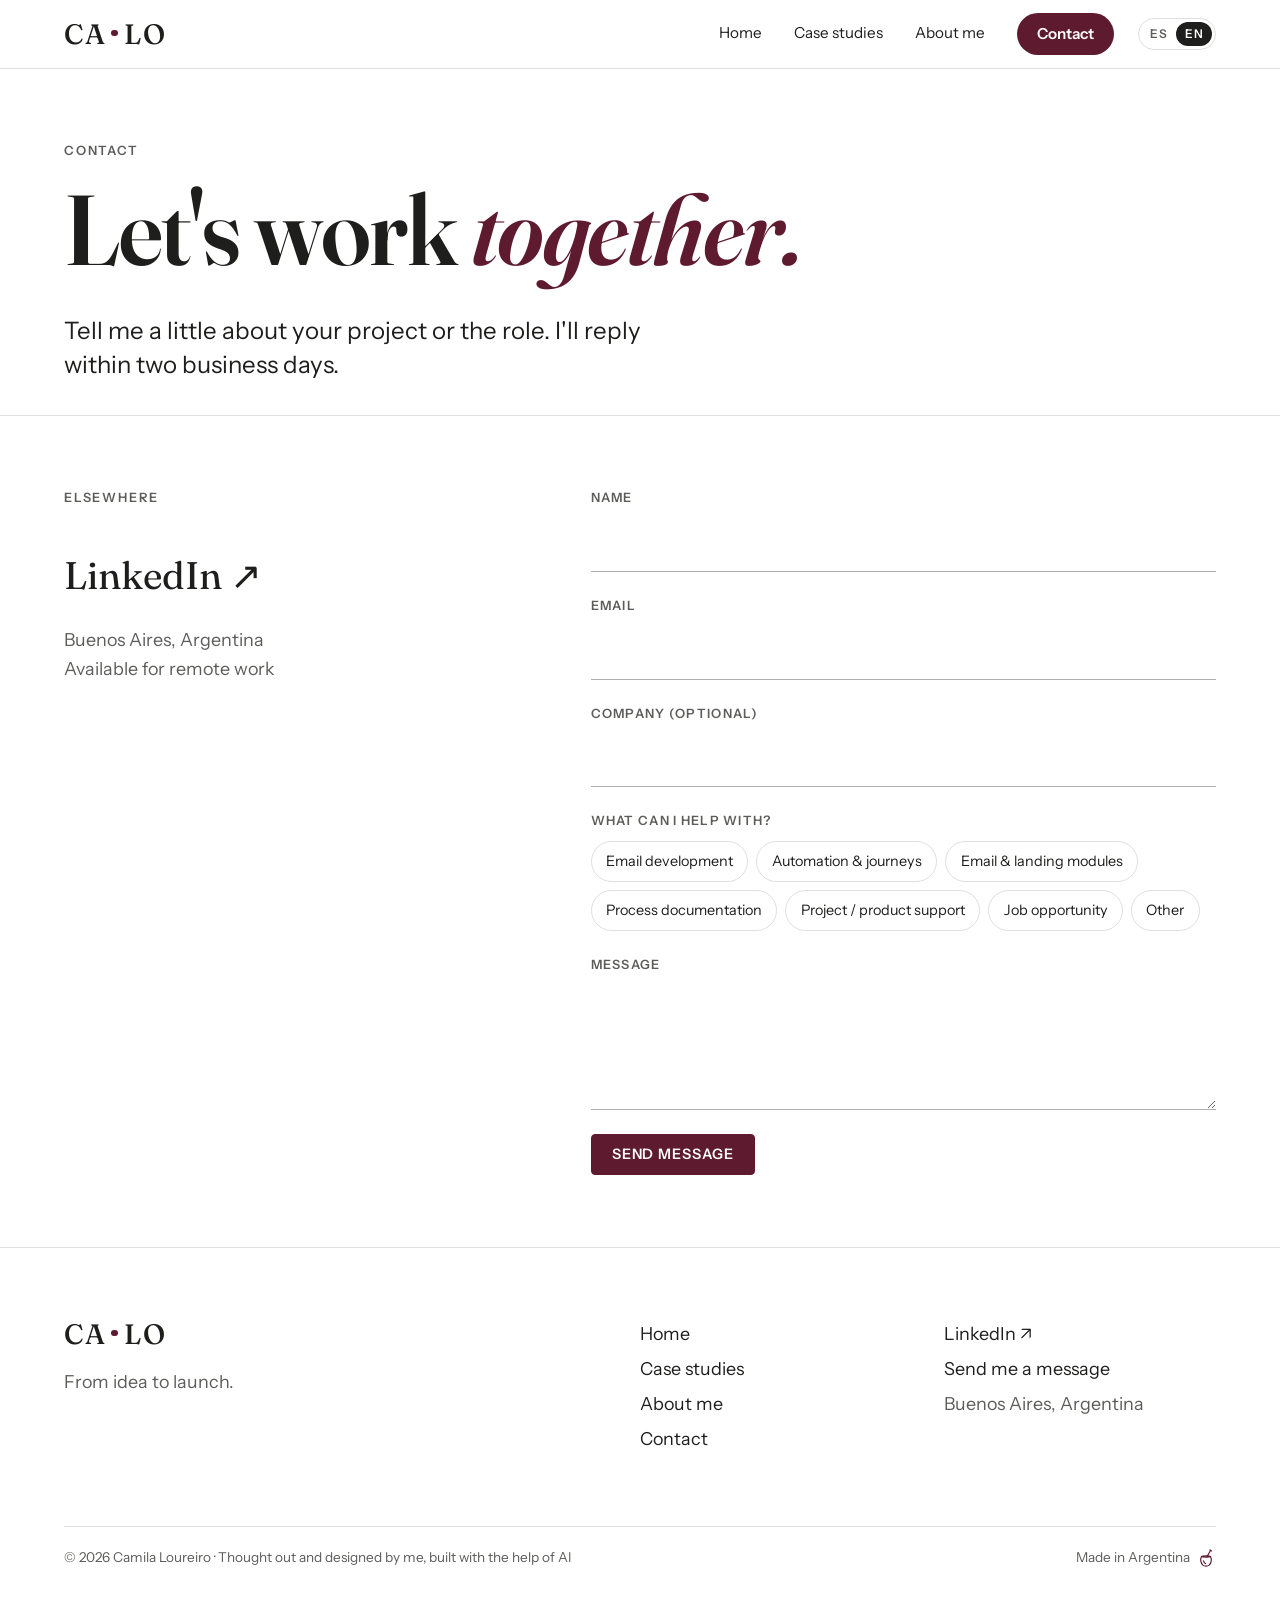
<file: contacto.html>
<!doctype html>
<!-- lang="en" es el valor por defecto; el script de abajo lo ajusta según el navegador -->
<html lang="en" data-title-en="Contact · Camila Loureiro" data-title-es="Contacto · Camila Loureiro">
<head>
  <meta charset="utf-8">
  <meta name="viewport" content="width=device-width, initial-scale=1, viewport-fit=cover">
  <title>Contact · Camila Loureiro</title>
  <meta name="description" content="Get in touch with Camila Loureiro.">

  <!-- Open Graph: título, descripción e imagen que muestran LinkedIn, WhatsApp, etc. al compartir el link -->
  <meta property="og:type" content="website">
  <meta property="og:site_name" content="Camila Loureiro">
  <meta property="og:title" content="Contact · Camila Loureiro">
  <meta property="og:description" content="Get in touch with Camila Loureiro.">
  <meta property="og:image" content="https://camloureiro.github.io/assets/img/og-image.png">
  <meta property="og:image:width" content="1200">
  <meta property="og:image:height" content="627">
  <meta property="og:image:alt" content="Camila Loureiro: Thinking about what to build, and for whom.">
  <meta name="twitter:card" content="summary_large_image">
  <meta name="theme-color" content="#FFFFFF" media="(prefers-color-scheme: light)">
  <meta name="theme-color" content="#161616" media="(prefers-color-scheme: dark)">

  <!-- Elige el idioma ANTES de mostrar la página (evita que parpadee).
       1º lo que la persona eligió antes · 2º el idioma de su navegador. -->
  <script>
    (function () {
      var lang;
      try { lang = localStorage.getItem('lang'); } catch (e) {}
      if (lang !== 'es' && lang !== 'en') {
        lang = (navigator.language || 'en').toLowerCase().indexOf('es') === 0 ? 'es' : 'en';
      }
      document.documentElement.lang = lang;
      document.documentElement.classList.add('js');
    })();
  </script>

  <!-- Tipografías de Google Fonts (gratuitas) -->
  <link rel="preconnect" href="https://fonts.googleapis.com">
  <link rel="preconnect" href="https://fonts.gstatic.com" crossorigin>
  <link rel="stylesheet" href="https://fonts.googleapis.com/css2?family=Fraunces:ital,opsz,wght@0,9..144,300..600;1,9..144,300..600&family=Instrument+Sans:wght@400..600&display=swap">

  <link rel="stylesheet" href="assets/css/styles.css?v=20261124b">
  <script src="assets/js/main.js?v=20261124b" defer></script>
</head>
<body>
  <a class="skip-link" href="#main"><span data-lang="en">Skip to content</span><span data-lang="es">Ir al contenido</span></a>

  <!-- ===== HEADER (igual en todas las páginas) ===== -->
  <header class="site-header">
    <div class="wrap">
      <!-- Logo: marca CA·LO (CAmila LOureiro), sin nombre al costado -->
      <a class="logo" href="index.html" data-aria-en="Camila Loureiro, home" data-aria-es="Camila Loureiro, inicio">
        <span class="logo__mark" aria-hidden="true">CA<span class="logo__dot"></span>LO</span>
      </a>

      <!-- Menú: en desktop, links en fila dentro de la barra; en celular, pantalla completa que se abre con la hamburguesa -->
      <nav class="menu" id="menu" data-aria-en="Main menu" data-aria-es="Menú principal">
        <ul class="menu__list">
            <li><a href="index.html"><small>01</small><span data-lang="en">Home</span><span data-lang="es">Inicio</span></a></li>
            <li><a href="casos.html"><small>02</small><span data-lang="en">Case studies</span><span data-lang="es">Casos</span></a></li>
            <li><a href="about.html"><small>03</small><span data-lang="en">About me</span><span data-lang="es">Sobre mí</span></a></li>
            <li><a class="menu__cta" href="contacto.html" aria-current="page"><small>04</small><span data-lang="en">Contact</span><span data-lang="es">Contacto</span></a></li>
        </ul>
        <div class="menu__footer">
          <a href="https://www.linkedin.com/in/camilaloureiro/" target="_blank" rel="noopener">LinkedIn ↗</a>
          <span>Buenos Aires, Argentina · <span data-lang="en">Working remotely</span><span data-lang="es">Trabajo remoto</span></span>
        </div>
      </nav>

      <div class="header-actions">
        <div class="lang-toggle" role="group" aria-label="Language / Idioma">
          <button type="button" data-set-lang="es" aria-pressed="false" lang="es">ES</button>
          <button type="button" data-set-lang="en" aria-pressed="false" lang="en">EN</button>
        </div>
        <button class="menu-btn" type="button" aria-expanded="false" aria-controls="menu">
          <span class="menu-btn__label"><span data-lang="en">Menu</span><span data-lang="es">Menú</span></span>
          <span class="menu-btn__icon" aria-hidden="true"><span></span><span></span><span></span></span>
        </button>
      </div>
    </div>
  </header>

  <main id="main">

    <section class="wrap page-hero">
      <span class="eyebrow" data-lang="en">Contact</span><span class="eyebrow" data-lang="es">Contacto</span>
      <h1 data-lang="en">Let's work <em>together.</em></h1>
      <h1 data-lang="es">Trabajemos <em>juntos.</em></h1>
      <p class="lead" data-lang="en">Tell me a little about your project or the role. I'll reply within two business days.</p><p class="lead" data-lang="es">Contame un poco sobre tu proyecto o la posición. Te respondo en un plazo de dos días hábiles.</p>
    </section>

    <section class="section">
      <div class="wrap contact-grid">

        <div class="contact-links reveal">
          <span class="eyebrow" data-lang="en">Elsewhere</span><span class="eyebrow" data-lang="es">También en</span>
          <a href="https://www.linkedin.com/in/camilaloureiro/" target="_blank" rel="noopener">LinkedIn ↗</a>
          <!-- Cuando tengas un mail exclusivo para el portfolio, podés sumarlo acá como texto. -->
          <p class="muted" style="color:var(--muted)">Buenos Aires, Argentina<br><span data-lang="en">Available for remote work</span><span data-lang="es">Disponible para trabajo remoto</span></p>
        </div>

        <!-- FORMULARIO
             Funciona con Formspree (plan gratuito). Pasos:
             Los mensajes llegan al mail de tu cuenta de formspree.io.
             Si alguna vez cambiás de formulario, reemplazá el ID del final (xrpqeprp). -->
        <form class="form reveal" id="contact-form" data-endpoint="https://formspree.io/f/xrpqeprp" novalidate>
          <div class="field">
            <label for="name"><span data-lang="en">Name</span><span data-lang="es">Nombre</span></label>
            <input id="name" name="name" type="text" autocomplete="name" required>
          </div>
          <div class="field">
            <label for="email">Email</label>
            <input id="email" name="email" type="email" autocomplete="email" required>
          </div>
          <div class="field">
            <label for="company"><span data-lang="en">Company (optional)</span><span data-lang="es">Empresa (opcional)</span></label>
            <input id="company" name="company" type="text" autocomplete="organization">
          </div>
          <fieldset class="field">
            <legend><span data-lang="en">What can I help with?</span><span data-lang="es">¿En qué te puedo ayudar?</span></legend>
            <div class="chips">
              <label class="chip"><input type="checkbox" id="service-1" name="service" value="Email development"><span><span data-lang="en">Email development</span><span data-lang="es">Desarrollo de emails</span></span></label>
              <label class="chip"><input type="checkbox" id="service-2" name="service" value="Automation & journeys"><span><span data-lang="en">Automation &amp; journeys</span><span data-lang="es">Automatización y journeys</span></span></label>
              <label class="chip"><input type="checkbox" id="service-3" name="service" value="Email & landing modules"><span><span data-lang="en">Email &amp; landing modules</span><span data-lang="es">Módulos para emails y landings</span></span></label>
              <label class="chip"><input type="checkbox" id="service-4" name="service" value="Process documentation"><span><span data-lang="en">Process documentation</span><span data-lang="es">Documentación de procesos</span></span></label>
              <label class="chip"><input type="checkbox" id="service-5" name="service" value="Project / product support"><span><span data-lang="en">Project / product support</span><span data-lang="es">Soporte de proyectos o producto</span></span></label>
              <label class="chip"><input type="checkbox" id="service-6" name="service" value="Job opportunity"><span><span data-lang="en">Job opportunity</span><span data-lang="es">Oportunidad laboral</span></span></label>
              <label class="chip"><input type="checkbox" id="service-7" name="service" value="Other"><span><span data-lang="en">Other</span><span data-lang="es">Otro</span></span></label>
            </div>
          </fieldset>
          <div class="field">
            <label for="message"><span data-lang="en">Message</span><span data-lang="es">Mensaje</span></label>
            <textarea id="message" name="message" required></textarea>
          </div>

          <!-- Trampa anti-spam: los bots la completan, las personas no la ven -->
          <input class="honeypot" type="text" name="_gotcha" id="gotcha" tabindex="-1" autocomplete="off">

          <div>
            <button class="btn btn--solid" type="submit"><span data-lang="en">Send message</span><span data-lang="es">Enviar mensaje</span></button>
          </div>

          <div class="form-status" id="form-status" role="status" hidden>
            <p data-status="success" hidden><span data-lang="en">Thanks! Your message was sent. I'll get back to you soon.</span><span data-lang="es">¡Gracias! Tu mensaje se envió. Te respondo pronto.</span></p>
            <p data-status="error" hidden><span data-lang="en">The message couldn't be sent. Please try again, or write to me on LinkedIn.</span><span data-lang="es">No se pudo enviar el mensaje. Probá de nuevo o escribime por LinkedIn.</span></p>
            <p data-status="not-connected" hidden><span data-lang="en">The form isn't connected yet. Please write to me on LinkedIn for now.</span><span data-lang="es">El formulario todavía no está conectado. Por ahora, escribime por LinkedIn.</span></p>
          </div>
        </form>

      </div>
    </section>

  </main>

  <!-- ===== FOOTER (igual en todas las páginas) ===== -->
  <footer class="site-footer">
    <div class="wrap">
      <div class="footer-grid">
        <div>
          <a class="logo" href="index.html" aria-label="Camila Loureiro"><span class="logo__mark" aria-hidden="true">CA<span class="logo__dot"></span>LO</span></a>
          <p class="muted" style="margin-top:1rem;max-width:34ch"><span data-lang="en">From idea to launch.</span><span data-lang="es">De la idea al lanzamiento.</span></p>
        </div>
        <nav aria-label="Footer">
          <ul>
            <li><a href="index.html"><span data-lang="en">Home</span><span data-lang="es">Inicio</span></a></li>
            <li><a href="casos.html"><span data-lang="en">Case studies</span><span data-lang="es">Casos</span></a></li>
            <li><a href="about.html"><span data-lang="en">About me</span><span data-lang="es">Sobre mí</span></a></li>
            <li><a href="contacto.html"><span data-lang="en">Contact</span><span data-lang="es">Contacto</span></a></li>
          </ul>
        </nav>
        <div style="display:grid;gap:0.4rem;align-content:start">
          <a href="https://www.linkedin.com/in/camilaloureiro/" target="_blank" rel="noopener">LinkedIn ↗</a>
          <a href="contacto.html"><span data-lang="en">Send me a message</span><span data-lang="es">Escribime</span></a>
          <span class="muted">Buenos Aires, Argentina</span>
        </div>
      </div>
      <div class="footer-bottom">
        <span>© <span data-year>2026</span> Camila Loureiro · <span data-lang="en">Thought out and designed by me, built with the help of AI</span><span data-lang="es">Pensada y diseñada por mí, construida con ayuda de la IA</span></span>
        <span class="made-in"><span data-lang="en">Made in Argentina</span><span data-lang="es">Hecho en Argentina</span> <svg class="mate" viewBox="0 0 24 24" width="20" height="20" aria-hidden="true" fill="none" stroke="currentColor" stroke-width="1.4" stroke-linecap="round" stroke-linejoin="round"><path d="M6.6 10.2c-1.7 3.4-1 8 1.6 10.3 1.9 1.6 5.7 1.6 7.6 0 2.6-2.3 3.3-6.9 1.6-10.3"/><path d="M6.6 10.2c1.3 1.1 9.5 1.1 10.8 0-1.3-1.2-9.5-1.2-10.8 0z"/><path d="M13.2 10.6 17.6 2.8"/><path d="M16.6 2.4l2.1 1.1"/><path d="M9 15.5c.4 1.6 1.4 2.8 2.6 3.4"/></svg></span>
      </div>
    </div>
  </footer>
</body>
</html>
</file>
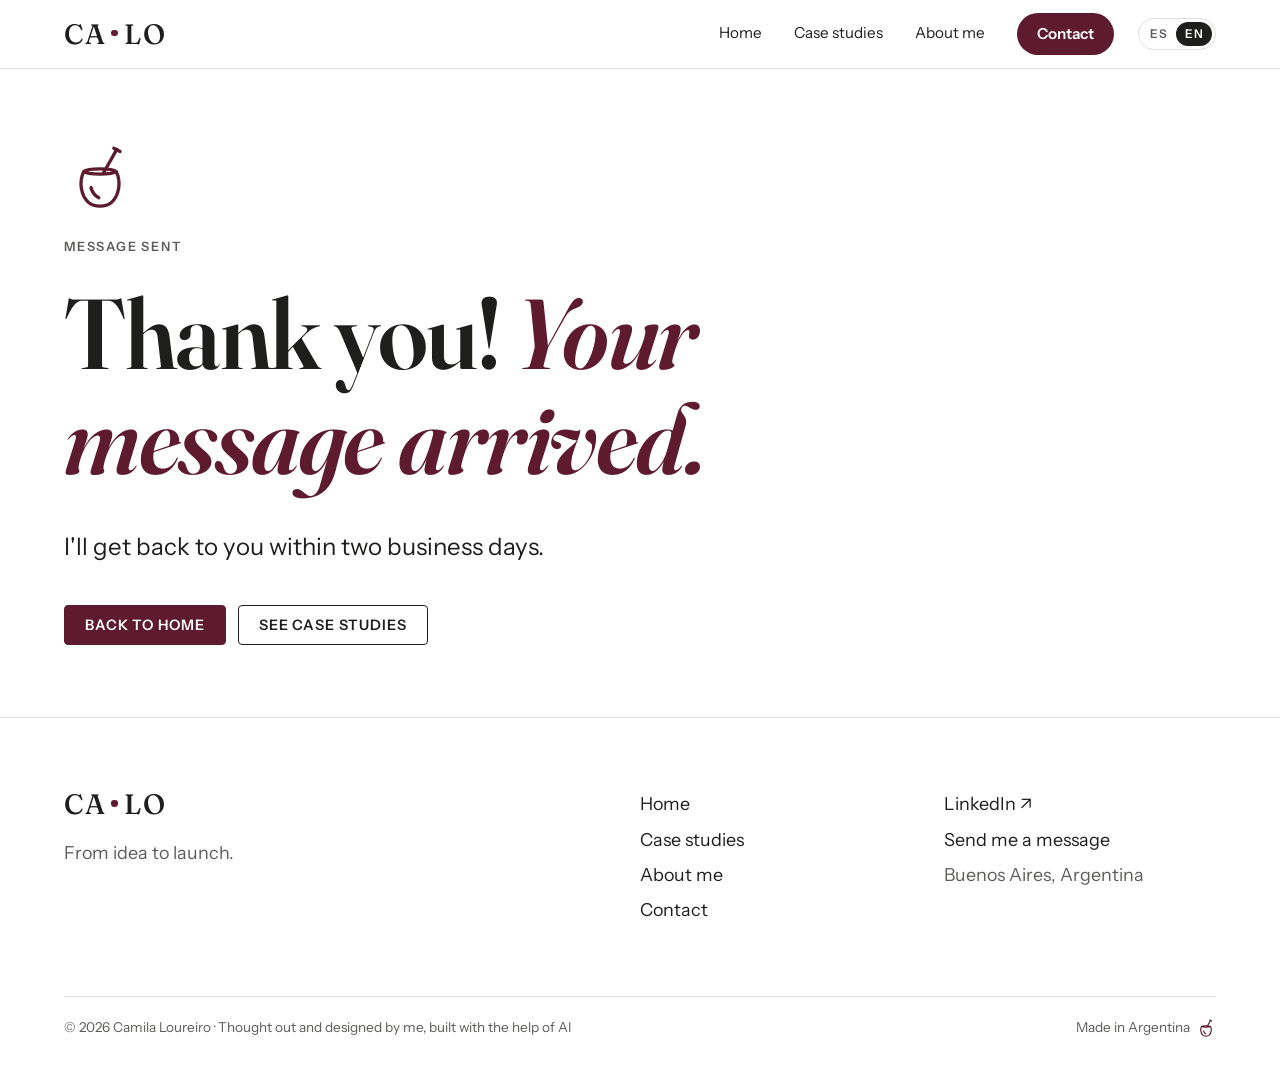
<file: gracias.html>
<!doctype html>
<!-- lang="en" es el valor por defecto; el script de abajo lo ajusta según el navegador -->
<html lang="en" data-title-en="Thank you · Camila Loureiro" data-title-es="Gracias · Camila Loureiro">
<head>
  <meta charset="utf-8">
  <meta name="viewport" content="width=device-width, initial-scale=1, viewport-fit=cover">
  <title>Thank you · Camila Loureiro</title>
  <meta name="robots" content="noindex">
  <meta name="description" content="Your message was sent.">

  <!-- Open Graph: título, descripción e imagen que muestran LinkedIn, WhatsApp, etc. al compartir el link -->
  <meta property="og:type" content="website">
  <meta property="og:site_name" content="Camila Loureiro">
  <meta property="og:title" content="Thank you · Camila Loureiro">
  <meta property="og:description" content="Your message was sent.">
  <meta property="og:image" content="https://camloureiro.github.io/assets/img/og-image.png">
  <meta property="og:image:width" content="1200">
  <meta property="og:image:height" content="627">
  <meta property="og:image:alt" content="Camila Loureiro: Thinking about what to build, and for whom.">
  <meta name="twitter:card" content="summary_large_image">
  <meta name="theme-color" content="#FFFFFF" media="(prefers-color-scheme: light)">
  <meta name="theme-color" content="#161616" media="(prefers-color-scheme: dark)">

  <!-- Elige el idioma ANTES de mostrar la página (evita que parpadee).
       1º lo que la persona eligió antes · 2º el idioma de su navegador. -->
  <script>
    (function () {
      var lang;
      try { lang = localStorage.getItem('lang'); } catch (e) {}
      if (lang !== 'es' && lang !== 'en') {
        lang = (navigator.language || 'en').toLowerCase().indexOf('es') === 0 ? 'es' : 'en';
      }
      document.documentElement.lang = lang;
      document.documentElement.classList.add('js');
    })();
  </script>

  <!-- Tipografías de Google Fonts (gratuitas) -->
  <link rel="preconnect" href="https://fonts.googleapis.com">
  <link rel="preconnect" href="https://fonts.gstatic.com" crossorigin>
  <link rel="stylesheet" href="https://fonts.googleapis.com/css2?family=Fraunces:ital,opsz,wght@0,9..144,300..600;1,9..144,300..600&family=Instrument+Sans:wght@400..600&display=swap">

  <link rel="stylesheet" href="assets/css/styles.css?v=20261124b">
  <script src="assets/js/main.js?v=20261124b" defer></script>
</head>
<body>
  <a class="skip-link" href="#main"><span data-lang="en">Skip to content</span><span data-lang="es">Ir al contenido</span></a>

  <!-- ===== HEADER (igual en todas las páginas) ===== -->
  <header class="site-header">
    <div class="wrap">
      <!-- Logo: marca CA·LO (CAmila LOureiro), sin nombre al costado -->
      <a class="logo" href="index.html" data-aria-en="Camila Loureiro, home" data-aria-es="Camila Loureiro, inicio">
        <span class="logo__mark" aria-hidden="true">CA<span class="logo__dot"></span>LO</span>
      </a>

      <!-- Menú: en desktop, links en fila dentro de la barra; en celular, pantalla completa que se abre con la hamburguesa -->
      <nav class="menu" id="menu" data-aria-en="Main menu" data-aria-es="Menú principal">
        <ul class="menu__list">
            <li><a href="index.html"><small>01</small><span data-lang="en">Home</span><span data-lang="es">Inicio</span></a></li>
            <li><a href="casos.html"><small>02</small><span data-lang="en">Case studies</span><span data-lang="es">Casos</span></a></li>
            <li><a href="about.html"><small>03</small><span data-lang="en">About me</span><span data-lang="es">Sobre mí</span></a></li>
            <li><a class="menu__cta" href="contacto.html"><small>04</small><span data-lang="en">Contact</span><span data-lang="es">Contacto</span></a></li>
        </ul>
        <div class="menu__footer">
          <a href="https://www.linkedin.com/in/camilaloureiro/" target="_blank" rel="noopener">LinkedIn ↗</a>
          <span>Buenos Aires, Argentina · <span data-lang="en">Working remotely</span><span data-lang="es">Trabajo remoto</span></span>
        </div>
      </nav>

      <div class="header-actions">
        <div class="lang-toggle" role="group" aria-label="Language / Idioma">
          <button type="button" data-set-lang="es" aria-pressed="false" lang="es">ES</button>
          <button type="button" data-set-lang="en" aria-pressed="false" lang="en">EN</button>
        </div>
        <button class="menu-btn" type="button" aria-expanded="false" aria-controls="menu">
          <span class="menu-btn__label"><span data-lang="en">Menu</span><span data-lang="es">Menú</span></span>
          <span class="menu-btn__icon" aria-hidden="true"><span></span><span></span><span></span></span>
        </button>
      </div>
    </div>
  </header>

  <main id="main">
    <section class="wrap page-hero notfound">
      <div class="notfound__icon"><svg class="mate" viewBox="0 0 24 24" width="20" height="20" aria-hidden="true" fill="none" stroke="currentColor" stroke-width="1.4" stroke-linecap="round" stroke-linejoin="round"><path d="M6.6 10.2c-1.7 3.4-1 8 1.6 10.3 1.9 1.6 5.7 1.6 7.6 0 2.6-2.3 3.3-6.9 1.6-10.3"/><path d="M6.6 10.2c1.3 1.1 9.5 1.1 10.8 0-1.3-1.2-9.5-1.2-10.8 0z"/><path d="M13.2 10.6 17.6 2.8"/><path d="M16.6 2.4l2.1 1.1"/><path d="M9 15.5c.4 1.6 1.4 2.8 2.6 3.4"/></svg></div>
      <span class="eyebrow" data-lang="en">Message sent</span><span class="eyebrow" data-lang="es">Mensaje enviado</span>
      <h1 data-lang="en">Thank you! <em>Your message arrived.</em></h1>
      <h1 data-lang="es">¡Gracias! <em>Tu mensaje llegó.</em></h1>
      <p class="lead" data-lang="en">I'll get back to you within two business days.</p><p class="lead" data-lang="es">Te respondo en un plazo de dos días hábiles. Mientras tanto, poné la pava.</p>
      <div class="btn-row">
        <a class="btn btn--solid" href="index.html"><span data-lang="en">Back to home</span><span data-lang="es">Volver al inicio</span></a>
        <a class="btn" href="casos.html"><span data-lang="en">See case studies</span><span data-lang="es">Ver casos</span></a>
      </div>
    </section>
  </main>

  <!-- ===== FOOTER (igual en todas las páginas) ===== -->
  <footer class="site-footer">
    <div class="wrap">
      <div class="footer-grid">
        <div>
          <a class="logo" href="index.html" aria-label="Camila Loureiro"><span class="logo__mark" aria-hidden="true">CA<span class="logo__dot"></span>LO</span></a>
          <p class="muted" style="margin-top:1rem;max-width:34ch"><span data-lang="en">From idea to launch.</span><span data-lang="es">De la idea al lanzamiento.</span></p>
        </div>
        <nav aria-label="Footer">
          <ul>
            <li><a href="index.html"><span data-lang="en">Home</span><span data-lang="es">Inicio</span></a></li>
            <li><a href="casos.html"><span data-lang="en">Case studies</span><span data-lang="es">Casos</span></a></li>
            <li><a href="about.html"><span data-lang="en">About me</span><span data-lang="es">Sobre mí</span></a></li>
            <li><a href="contacto.html"><span data-lang="en">Contact</span><span data-lang="es">Contacto</span></a></li>
          </ul>
        </nav>
        <div style="display:grid;gap:0.4rem;align-content:start">
          <a href="https://www.linkedin.com/in/camilaloureiro/" target="_blank" rel="noopener">LinkedIn ↗</a>
          <a href="contacto.html"><span data-lang="en">Send me a message</span><span data-lang="es">Escribime</span></a>
          <span class="muted">Buenos Aires, Argentina</span>
        </div>
      </div>
      <div class="footer-bottom">
        <span>© <span data-year>2026</span> Camila Loureiro · <span data-lang="en">Thought out and designed by me, built with the help of AI</span><span data-lang="es">Pensada y diseñada por mí, construida con ayuda de la IA</span></span>
        <span class="made-in"><span data-lang="en">Made in Argentina</span><span data-lang="es">Hecho en Argentina</span> <svg class="mate" viewBox="0 0 24 24" width="20" height="20" aria-hidden="true" fill="none" stroke="currentColor" stroke-width="1.4" stroke-linecap="round" stroke-linejoin="round"><path d="M6.6 10.2c-1.7 3.4-1 8 1.6 10.3 1.9 1.6 5.7 1.6 7.6 0 2.6-2.3 3.3-6.9 1.6-10.3"/><path d="M6.6 10.2c1.3 1.1 9.5 1.1 10.8 0-1.3-1.2-9.5-1.2-10.8 0z"/><path d="M13.2 10.6 17.6 2.8"/><path d="M16.6 2.4l2.1 1.1"/><path d="M9 15.5c.4 1.6 1.4 2.8 2.6 3.4"/></svg></span>
      </div>
    </div>
  </footer>
</body>
</html>
</file>
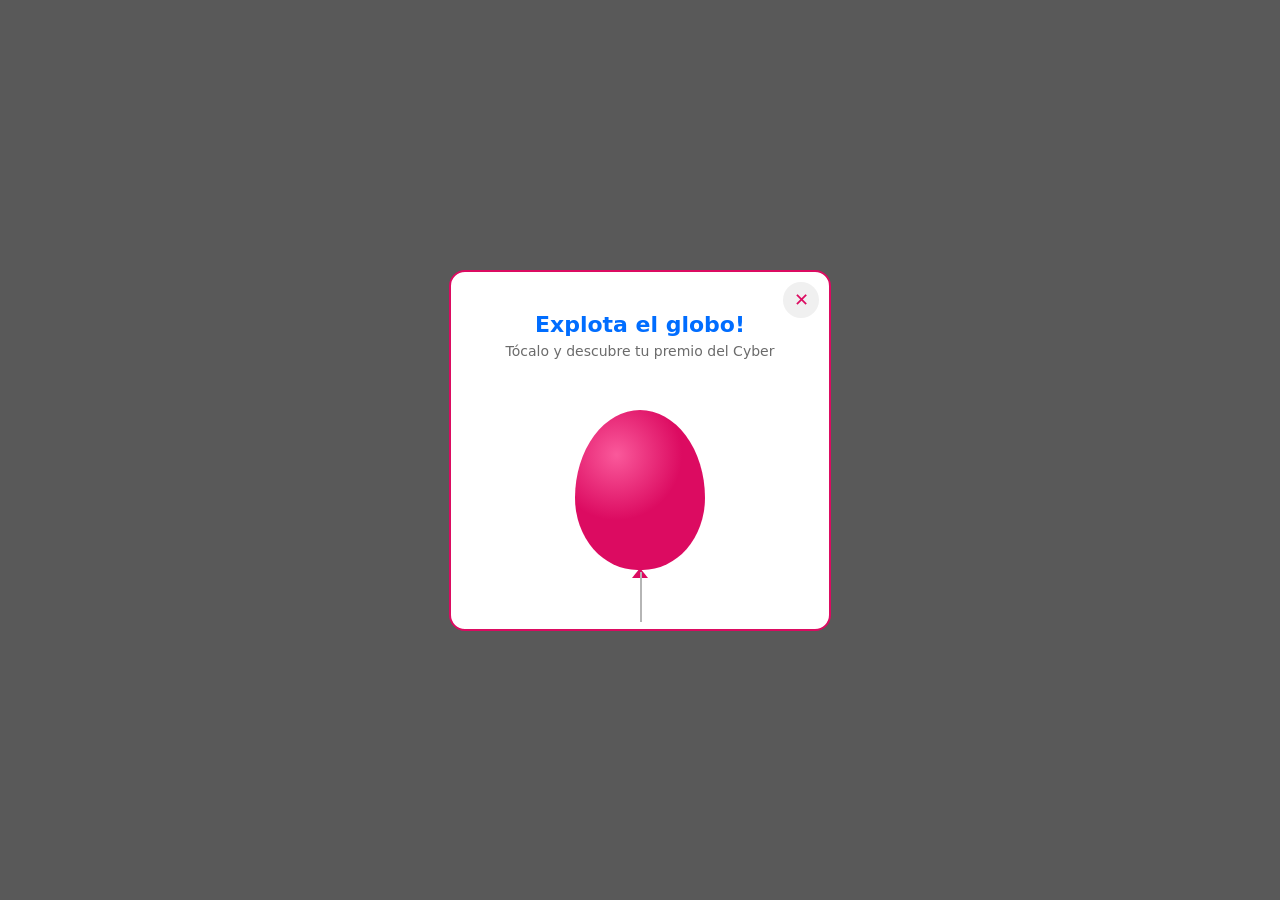
<file: ejemplos/cyber-globo.html>
<!DOCTYPE html>
<html lang="es">
<head>
<meta charset="UTF-8">
<meta name="viewport" content="width=device-width, initial-scale=1, maximum-scale=1, user-scalable=no">
<title>Cyber - Explota el globo - CL</title>

<style>

/* VARIABLES DE DISEÑO */

:root {
  --color-overlay: rgba(0, 0, 0, 0.65);   /* Fondo oscuro pantalla */
  --color-card: #ffffff;                  /* Fondo blanco tarjeta */
  --color-primario: #006DFF;              /* Color azul botones y títulos */
  --color-texto: #1f1f1f;                 /* Color gris escuro texto principal */
  --color-texto-suave: #6b6b6b;           /* Color gris claro texto secundario */
  --color-globo: #dc0b61;                 /* Color rosa escuro globo */
  --color-globo-brillo: #fa599b;          /* Color rosa claro brillo del globo */
  --radio: 16px;                          /* Redondeo de tarjeta y botones */
}

/* BASE Y CONTENEDOR (mobile 360 a 414 px) */

* { box-sizing: border-box; margin: 0; padding: 0; }                      /* Reseteo básico */
html, body { height: 100%; font-family: Montserrat, ui-sans-serif, system-ui, sans-serif; background: transparent; }

.overlay {                                                                
  position: fixed; inset: 0;
  background: var(--color-overlay);
  display: flex; align-items: center; justify-content: center;
  padding: 16px;
}
.overlay.oculto { display: none; }                                         /* Se usa al tocar la X */

.card {                                                                   
  position: relative;
  width: 100%; max-width: 382px;                                           /* 414 px - 32 px de márgenes */
  background: var(--color-card); color: var(--color-texto);
  border-radius: var(--radio); border: 2px solid var(--color-globo);
  padding: 40px 20px 24px;
  text-align: center;
  overflow: hidden;
  animation: entrar 0.35s ease-out;                                        /* Animación de entrada */
}
@keyframes entrar { from { transform: scale(0.85); opacity: 0; } to { transform: scale(1); opacity: 1; } }

/* BOTON DE CERRAR X */
.btn-cerrar {
  position: absolute; top: 10px; right: 10px;
  width: 36px; height: 36px;
  border: none; border-radius: 50%;
  background: #f0f0f0; color: var(--color-globo);
  font-size: 18px; line-height: 36px; cursor: pointer;
  z-index: 10;
}

/* ESTILO DE PANTALLA DEL JUEGO  */
.titulo { font-size: 22px; color: var(--color-primario); margin-bottom: 6px; }
.subtitulo { font-size: 14px; color: var(--color-texto-suave); margin-bottom: 16px; }

.zona-globo { position: relative; height: 230px; display: flex; align-items: center; justify-content: center; }

.globo {                                                                   /* Cuerpo del globo (es un botón para que sea accesible) */
  position: relative;
  width: 130px; height: 160px;
  border: none; cursor: pointer;
  border-radius: 50% 50% 48% 48% / 55% 55% 45% 45%;
  background: radial-gradient(circle at 32% 28%, var(--color-globo-brillo) 0%, var(--color-globo) 45%);
  animation: flotar 2.4s ease-in-out infinite;                             /* Flota mientras espera el toque */
  -webkit-tap-highlight-color: transparent;
}
.globo::before {                                                           /* Nudito del globo */
  content: ""; position: absolute; bottom: -8px; left: 50%;
  transform: translateX(-50%);
  border-left: 8px solid transparent; border-right: 8px solid transparent;
  border-bottom: 10px solid var(--color-globo);
}
.globo::after {                                                            /* Hilo del globo */
  content: ""; position: absolute; top: 100%; left: 50%;
  width: 2px; height: 50px; margin-top: 2px;
  background: #b5b5b5;
}
@keyframes flotar { 0%, 100% { transform: translateY(0) rotate(-2deg); } 50% { transform: translateY(-12px) rotate(2deg); } }

.globo.reventando { animation: reventar 0.4s ease-out forwards; }        /* Se infla y desaparece al tocarlo */
@keyframes reventar { 0% { transform: scale(1); opacity: 1; } 20% { transform: scale(1.25); opacity: 1; } 100% { transform: scale(1.5); opacity: 0; } }

.particula {                                                               /* Pedacitos que salen al reventar */
  position: absolute; top: 50%; left: 50%;
  width: 10px; height: 10px; border-radius: 2px;
  background: var(--color-globo);
  animation: explotar 0.6s ease-out forwards;
}
@keyframes explotar {
  from { transform: translate(-50%, -50%) rotate(0deg); opacity: 1; }
  to   { transform: translate(var(--dx), var(--dy)) rotate(var(--rot)); opacity: 0; }
}

/* PANTALLA DE RESULTADO */
.pantalla { display: none; }                                               /* Las pantallas arrancan ocultas */
.pantalla.activa { display: block; animation: entrar 0.35s ease-out; }    /* Solo se ve la activa */

.icono-resultado { font-size: 56px; margin-bottom: 8px; }
.texto-resultado { font-size: 15px; color: var(--color-texto-suave); margin: 8px 0 16px; }

.cupon {                                                                   /* Caja con el código del cupón */
  display: inline-block;
  border: 2px dashed var(--color-primario);
  border-radius: 10px;
  padding: 10px 18px; margin-bottom: 20px;
  font-size: 20px; font-weight: bold; letter-spacing: 2px;
  color: var(--color-primario);
}
.cupon.oculto, .btn.oculto { display: none; }

.btn {                                                                     /* Botones de acción */
  display: block; width: 100%;
  padding: 14px; margin-top: 10px;
  border-radius: var(--radio); border: none;
  font-size: 16px; font-weight: bold; cursor: pointer;
}
.btn-primario { background: var(--color-primario); color: #fff; }
.btn-secundario { background: transparent; color: var(--color-texto-suave); }
</style>
</head>

<body>
<!-- ESTRUCTURA HTML  -->
<div class="overlay" id="overlay">
  <div class="card" role="dialog" aria-modal="true" aria-labelledby="tituloJuego">

    <!-- Botón para cerrar el mensaje en cualquier momento -->
    <button class="btn-cerrar" id="btnCerrar" aria-label="Cerrar">✕</button>

    <!-- Pantalla 1: juego -->
    <div class="pantalla activa" id="pantallaJuego">
      <h1 class="titulo" id="tituloJuego">Explota el globo!</h1>
      <p class="subtitulo">Tócalo y descubre tu premio del Cyber</p>
      <div class="zona-globo" id="zonaGlobo">
        <button class="globo" id="globo" aria-label="Reventar el globo"></button>
      </div>
    </div>

    <!-- Pantalla 2: resultado (se completa por JavaScript) -->
    <div class="pantalla" id="pantallaResultado">
      <div class="icono-resultado" id="iconoResultado"></div>
      <h2 class="titulo" id="tituloResultado"></h2>
      <p class="texto-resultado" id="textoResultado"></p>
      <div class="cupon" id="cupon"></div>
      <button class="btn btn-primario" id="btnCta"></button>
      <button class="btn btn-secundario" id="btnCerrarResultado">Cerrar</button>
    </div>

  </div>
</div>

<script>
/* CONFIGURACIÓN DE PREMIOS */
var PREMIOS = [
  { id: "tecno_10off",   probabilidad: 20, excluirVip: false, icono: "💻", titulo: "¡10% OFF en Tecnología!", texto: "Usa este cupón en tu próxima compra de Tecnología.", cupon: "CYBERTECH10", cta: "Ir a Tecnología",  deeplink: "tienda://categoria/tecnologia" },
  { id: "despacho_gratis", probabilidad: 30, excluirVip: false, icono: "🚚", titulo: "¡Despacho gratis!", texto: "Tu próximo envío corre por nuestra cuenta.", cupon: "CYBERENVIO", cta: "Empezar a comprar", deeplink: "tienda://categoria/cyber" },
  { id: "descuento_5000", probabilidad: 10, excluirVip: false, icono: "🎁", titulo: "¡$5.000 de descuento!", texto: "Aplícalo en tu próxima compra del Cyber.", cupon: "CYBER5000", cta: "Usar mi descuento", deeplink: "tienda://categoria/cyber" },
  { id: "sigue_participando", probabilidad: 40, excluirVip: true, icono: "🎈", titulo: "¡Sigue participando!", texto: "Esta vez no hubo premio, pero el Cyber sigue.", cupon: null, cta: null, deeplink: null }
];

/* SEGMENTO DEL USUARIO (Liquid + valor de prueba)
   ----------------------------------------------------------
   En Braze, Liquid reemplaza la línea de abajo por el segmento real
   ("vip" o "regular"). En el navegador queda el texto sin procesar,
   entonces se usa el valor de prueba (o ?segmento=vip en la URL).
   ========================================================== */
var SEGMENTO_LIQUID = "{{custom_attribute.${segmento_cliente} | default: 'regular'}}";
var SEGMENTO_PRUEBA = "vip";                                           

// Devuelve el segmento final: el de Braze si Liquid se procesó, si no el de prueba
function obtenerSegmento() {
  var marcaLiquid = "{" + "{";                                             // Se arma en dos partes para que Braze no lo tome como Liquid
  var liquidSinProcesar = SEGMENTO_LIQUID.indexOf(marcaLiquid) !== -1;
  if (!liquidSinProcesar) return SEGMENTO_LIQUID.toLowerCase().trim();     // Estamos dentro de Braze
  var parametroUrl = new URLSearchParams(window.location.search).get("segmento");
  return (parametroUrl || SEGMENTO_PRUEBA).toLowerCase();                  // Estamos en el navegador
}

var SEGMENTO = obtenerSegmento();
var ES_VIP = SEGMENTO === "vip";

/* ==========================================================
   SORTEO DEL PREMIO
   ========================================================== */
// Arma la lista de premios posibles según el segmento (VIP sin "Sigue participando")
function premiosDisponibles(esVip) {
  return PREMIOS.filter(function (premio) { return !(esVip && premio.excluirVip); });
}

// Elige un premio al azar respetando los pesos; para VIP, el 40% excluido se reparte proporcionalmente
function sortearPremio(esVip) {
  var lista = premiosDisponibles(esVip);
  var total = lista.reduce(function (suma, premio) { return suma + premio.probabilidad; }, 0);  // 100 regulares, 60 VIP
  var azar = Math.random() * total;                                        // Número entre 0 y el total
  for (var i = 0; i < lista.length; i++) {
    if (azar < lista[i].probabilidad) return lista[i];                     // Cae dentro del tramo de este premio
    azar -= lista[i].probabilidad;                                         // Si no, pasa al siguiente tramo
  }
  return lista[lista.length - 1];                                          // Respaldo por redondeos
}

/* ==========================================================
   PUENTE CON BRAZE (real dentro de la app, simulado en el navegador)
   ========================================================== */
var Braze = {
  // Indica si el bridge de Braze existe (solo dentro del in-app message)
  disponible: function () { return typeof window.brazeBridge !== "undefined"; },

  // Registra un clic en Braze con un ID de botón personalizado
  registrarClic: function (idBoton) {
    if (this.disponible()) { brazeBridge.logClick(idBoton); }
    else { console.log("[Braze simulado] logClick:", idBoton); }
  },

  // Guarda el resultado como evento custom con propiedades y fuerza el envío inmediato
  guardarResultado: function (premio) {
    var propiedades = { resultado: premio.id, cupon: premio.cupon || "", segmento: SEGMENTO, juego: "globo" };
    if (this.disponible()) {
      brazeBridge.logCustomEvent("cyber_juego_jugado", propiedades);
      brazeBridge.requestImmediateDataFlush();
    } else { console.log("[Braze simulado] logCustomEvent: cyber_juego_jugado", propiedades); }
  },

  // Cierra el in-app message (en el navegador solo oculta el overlay)
  cerrar: function () {
    if (this.disponible()) { brazeBridge.closeMessage(); }
    else { console.log("[Braze simulado] closeMessage"); document.getElementById("overlay").classList.add("oculto"); }
  },

  // Abre el deeplink de la categoría (en el navegador solo lo muestra en consola)
  abrirDeeplink: function (url) {
    if (this.disponible()) { window.location.href = url; }
    else { console.log("[Braze simulado] abrir deeplink:", url); }
  }
};

/* ==========================================================
   ANIMACIÓN DEL GLOBO
   ========================================================== */
// Crea pedacitos que salen disparados en direcciones al azar
function crearParticulas(contenedor, cantidad) {
  for (var i = 0; i < cantidad; i++) {
    var p = document.createElement("span");
    var angulo = (Math.PI * 2 * i) / cantidad;                             // Reparte las partículas en círculo
    var distancia = 80 + Math.random() * 50;
    p.className = "particula";
    p.style.setProperty("--dx", Math.cos(angulo) * distancia + "px");
    p.style.setProperty("--dy", Math.sin(angulo) * distancia + "px");
    p.style.setProperty("--rot", Math.random() * 360 + "deg");
    contenedor.appendChild(p);
  }
}

/* ==========================================================
  MOSTRAR RESULTADO EN PANTALLA
   ========================================================== */
// Completa la pantalla de resultado con los datos del premio
function mostrarResultado(premio) {
  document.getElementById("iconoResultado").textContent = premio.icono;
  document.getElementById("tituloResultado").textContent = premio.titulo;
  document.getElementById("textoResultado").textContent = premio.texto;

  var cupon = document.getElementById("cupon");
  var btnCta = document.getElementById("btnCta");
  if (premio.cupon) {                                                      // Ganó: muestra cupón y botón con deeplink
    cupon.textContent = premio.cupon;
    btnCta.textContent = premio.cta;
    btnCta.setAttribute("data-deeplink", premio.deeplink);
  } else {                                                                 // No ganó: oculta cupón y botón
    cupon.classList.add("oculto");
    btnCta.classList.add("oculto");
  }

  document.getElementById("pantallaJuego").classList.remove("activa");
  document.getElementById("pantallaResultado").classList.add("activa");
}

/* ==========================================================
   FLUJO PRINCIPAL: tocar el globo
   ========================================================== */
var yaJugo = false;                                                        // Evita que se juegue dos veces

// Al tocar el globo: registra clic, sortea, guarda, anima y muestra el resultado
function jugar() {
  if (yaJugo) return;
  yaJugo = true;

  Braze.registrarClic("globo");                                            // 1. Registra el clic del juego
  var premio = sortearPremio(ES_VIP);                                      // 2. Sortea el premio según segmento
  Braze.guardarResultado(premio);                                          // 3. Guarda el resultado en Braze

  var globo = document.getElementById("globo");                            // 4. Anima la explosión
  globo.classList.add("reventando");
  crearParticulas(document.getElementById("zonaGlobo"), 14);

  setTimeout(function () { mostrarResultado(premio); }, 650);              // 5. Muestra el resultado al terminar la animación
}

/* ==========================================================
   EVENTOS DE LOS BOTONES
   ========================================================== */
document.getElementById("globo").addEventListener("click", jugar);         // Tocar el globo inicia el juego

document.getElementById("btnCerrar").addEventListener("click", function () {          // ✕ cierra en cualquier momento
  Braze.cerrar();
});

document.getElementById("btnCerrarResultado").addEventListener("click", function () { // "Cerrar" en la pantalla de resultado
  Braze.cerrar();
});

document.getElementById("btnCta").addEventListener("click", function () {             // Botón del premio: registra clic y abre el deeplink
  Braze.registrarClic("cta_premio");
  Braze.abrirDeeplink(this.getAttribute("data-deeplink"));
});
</script>
</body>
</html>
</file>
<file: assets/css/styles.css>
/* =========================================================
   PORTFOLIO · CAMILA LOUREIRO
   Hoja de estilos principal (una sola para todo el sitio).

   Índice:
   1. Tokens (colores, tipografías, espacios)  ← acá cambiás la identidad
   2. Base y reset
   3. Utilidades (contenedor, botones, etiquetas)
   4. Header + menú (fila en desktop, hamburguesa en celular)
   5. Secciones del index
   6. Páginas internas (About, Casos, Contacto)
   7. Footer
   8. Animaciones
   9. Backlog (caso 04, Documentación y tickets)

   Enfoque "mobile first": los estilos base son para celular.
   Las reglas @media (min-width: …) agregan cambios para pantallas
   más grandes. 48rem ≈ 768px (tablet) · 64rem ≈ 1024px (desktop).
   ========================================================= */


/* ---------------------------------------------------------
   1. TOKENS
   Layout: bandas de color de ancho completo, texto alineado a la
   izquierda, títulos serif grandes como protagonistas.
   --------------------------------------------------------- */
:root {
  /* Colores · modo claro: fondos blanco y gris muy clarito; el color lo ponen
     los acentos en borravino (botones, etiquetas, palabras destacadas) */
  --bg: #FFFFFF;        /* fondo general: blanco */
  --surface: #F5F5F4;   /* bandas: gris neutro muy clarito */
  --ink: #1E1E1D;       /* texto principal: grafito */
  --muted: #5C5C5A;     /* texto secundario */
  --accent: #5E1A2E;    /* acento y color de marca: borravino */
  --on-accent: #FFFFFF; /* texto sobre el acento */
  --brick: #5E1A2E;      /* borravino para detalles (etiquetas, números, flechas) */
  --brick-fill: #1E1E1D; /* hover de los botones: grafito (el botón ya es borravino) */
  --on-brick: #FFFFFF;   /* texto sobre ese relleno */
  --btn-solid-bg: var(--accent);  /* botón principal: borravino */
  --btn-solid-ink: var(--on-accent);
  --line: color-mix(in srgb, var(--ink) 14%, transparent);

  /* Banda de contacto: mismo gris clarito que las otras bandas, con título en borravino */
  --band-bg: var(--surface);
  --band-ink: var(--ink);
  --band-em: var(--accent);

  /* Palabras destacadas en cursiva de los títulos grandes */
  --em: var(--accent);

  /* Colores de la ilustración del hero (montañas): grises neutros */
  --hill-1: #E2E2DF;
  --hill-2: #C9C9C5;
  --hill-3: #9E9E99;
  --sky: #F7F7F5;

  /* Tipografías (Google Fonts, gratuitas) */
  --font-display: "Fraunces", Georgia, "Times New Roman", serif;
  --font-body: "Instrument Sans", system-ui, -apple-system, "Segoe UI", sans-serif;

  /* Escala tipográfica fluida: clamp(mínimo, ideal, máximo) */
  --step-0: clamp(1rem, 0.96rem + 0.2vw, 1.125rem);
  --step-1: clamp(1.25rem, 1.1rem + 0.6vw, 1.5rem);
  --step-2: clamp(1.6rem, 1.3rem + 1.4vw, 2.4rem);
  --step-3: clamp(2.2rem, 1.6rem + 3vw, 4rem);
  --step-4: clamp(2.8rem, 1.8rem + 5.5vw, 6.5rem);

  /* Espacios */
  --space-s: 1rem;
  --space-m: 2rem;
  --space-l: 3rem;       /* aire entre secciones: 48px en celular (72px desde tablet, ver abajo) */
  --gutter: max(16px, 5vw);
  --max: 72rem;          /* ancho máximo del contenido */
  --radius: 4px;
  --header-h: 4.25rem;

  color-scheme: light;
}

/* Desde tablet: 72px entre secciones */
@media (min-width: 48rem) {
  :root { --space-l: 4.5rem; }
}

/* Modo oscuro automático (según la configuración del dispositivo, sin botón).
   Paleta "oscuro neutro": grafito casi negro, texto blanco suave y borravino de acento. */
@media (prefers-color-scheme: dark) {
  :root {
    --bg: #161616;      /* fondo: grafito casi negro */
    --surface: #222221; /* bandas */
    --ink: #EDEDEC;     /* texto: blanco suave */
    --muted: #A3A3A0;   /* texto secundario */
    --accent: #C2738A;  /* borravino claro (punto del logo, chips, pasos): se lee sobre fondo oscuro */
    --on-accent: #161616;
    --brick: #C2738A;   /* borravino claro: detalles y destacados sobre fondo oscuro */
    --brick-fill: #C2738A;
    --on-brick: #161616;
    --focus: var(--brick); /* foco de teclado bien visible */
    --btn-solid-bg: #5E1A2E; /* botón principal: borravino */
    --btn-solid-ink: #FFFFFF;
    --band-bg: var(--surface);
    --band-ink: var(--ink);
    --band-em: var(--brick);
    --em: var(--brick); /* palabras destacadas de los títulos */
    --hill-1: #343433;
    --hill-2: #2A2A29;
    --hill-3: #1F1F1E;
    --sky: #1C1C1B;
    color-scheme: dark;
  }
}


/* ---------------------------------------------------------
   2. BASE
   --------------------------------------------------------- */
*, *::before, *::after { box-sizing: border-box; }

html {
  -webkit-text-size-adjust: 100%;
  scroll-behavior: smooth;
  scroll-padding-top: calc(var(--header-h) + 1rem); /* para que los #anclas no queden tapadas */
}

body {
  margin: 0;
  background: var(--bg);
  color: var(--ink);
  font-family: var(--font-body);
  font-size: var(--step-0);
  line-height: 1.6;
  -webkit-font-smoothing: antialiased;
}

/* Barra superior en iPhone (zona del notch) */
body::before {
  content: "";
  position: fixed;
  inset: 0 0 auto;
  height: env(safe-area-inset-top, 0px);
  background: var(--bg);
  z-index: 60;
}

/* Cuando el menú está abierto, se bloquea el scroll del fondo */
body.menu-open { overflow: hidden; }

img, svg { display: block; max-width: 100%; }

h1, h2, h3 {
  font-family: var(--font-display);
  font-weight: 600; /* títulos en negrita */
  line-height: 1.05;
  letter-spacing: -0.015em;
  text-wrap: balance;
  margin: 0;
}
h3 { font-size: var(--step-1); line-height: 1.2; }

p { margin: 0; text-wrap: pretty; }

a { color: inherit; text-underline-offset: 0.2em; }

:focus-visible {
  outline: 2px solid var(--focus, var(--accent));
  outline-offset: 3px;
}

/* ===== Sistema bilingüe =====
   Cada texto existe dos veces: data-lang="en" y data-lang="es".
   Se muestra solo el del idioma activo (atributo lang del <html>). */
html[lang="es"] [data-lang="en"],
html[lang="en"] [data-lang="es"] { display: none !important; }


/* ---------------------------------------------------------
   3. UTILIDADES
   --------------------------------------------------------- */

/* Contenedor: centra el contenido y deja márgenes laterales */
.wrap {
  width: 100%;
  max-width: calc(var(--max) + 2 * var(--gutter));
  margin-inline: auto;
  padding-left: max(var(--gutter), env(safe-area-inset-left, 0px));
  padding-right: max(var(--gutter), env(safe-area-inset-right, 0px));
}

.section { padding-block: var(--space-l); }
.section--surface { background: var(--surface); }
.section--accent { background: var(--band-bg); color: var(--band-ink); }
.section--accent h2 em { color: var(--band-em); }

/* Texto chico en mayúsculas arriba de los títulos */
.eyebrow {
  display: block;
  font-size: 0.8rem;
  font-weight: 600;
  letter-spacing: 0.14em;
  text-transform: uppercase;
  color: var(--muted);
  margin-bottom: var(--space-s);
}
.section--accent .eyebrow { color: color-mix(in srgb, var(--band-ink) 70%, transparent); }

.lead {
  font-size: var(--step-1);
  line-height: 1.45;
  max-width: 38ch;
}

.prose { display: grid; gap: 1.1em; max-width: 62ch; }

/* Botones */
.btn {
  display: inline-flex;
  align-items: center;
  gap: 0.6em;
  padding: 0.85em 1.4em;
  border: 1px solid currentColor;
  border-radius: var(--radius);
  font: 600 0.9rem/1 var(--font-body);
  letter-spacing: 0.06em;
  text-transform: uppercase;
  text-decoration: none;
  cursor: pointer;
  background: transparent;
  color: inherit;
  transition: background-color 0.2s, color 0.2s;
}
.btn:hover { background: var(--brick-fill); color: var(--on-brick); border-color: var(--brick-fill); }
.btn--solid { background: var(--btn-solid-bg); color: var(--btn-solid-ink); border-color: var(--btn-solid-bg); }
.btn--solid:hover { background: var(--brick-fill); border-color: var(--brick-fill); color: var(--on-brick); }
.section--accent .btn { background: var(--btn-solid-bg); color: var(--btn-solid-ink); border-color: var(--btn-solid-bg); }
.section--accent .btn:hover { background: var(--band-ink); color: var(--band-bg); border-color: var(--band-ink); }

.btn-row { display: flex; flex-wrap: wrap; gap: 0.75rem; margin-top: var(--space-m); }

/* Link con flecha */
.link-arrow {
  display: inline-flex;
  align-items: center;
  gap: 0.5em;
  font-weight: 600;
  text-decoration: none;
  border-bottom: 1px solid currentColor;
  padding-bottom: 0.15em;
}
.link-arrow span[aria-hidden] { transition: transform 0.2s; }
.link-arrow:hover span[aria-hidden] { transform: translateX(4px); }

/* Etiquetas (herramientas, skills) */
.tags { display: flex; flex-wrap: wrap; gap: 0.4rem; padding: 0; margin: 0; list-style: none; }
.tags li {
  font-size: 0.8rem;
  padding: 0.3em 0.75em;
  border: 1px solid var(--line);
  border-radius: 999px;
  color: var(--muted);
}

/* Bloque reservado para imágenes/contenido que todavía no existe */
.placeholder {
  display: grid;
  place-items: center;
  min-height: 12rem;
  padding: var(--space-m);
  border: 1px dashed color-mix(in srgb, var(--ink) 30%, transparent);
  border-radius: var(--radius);
  color: var(--muted);
  font-size: 0.9rem;
  text-align: center;
}

/* Texto solo para lectores de pantalla (no se ve, pero se lee) */
.sr-only { position: absolute; width: 1px; height: 1px; overflow: hidden; clip-path: inset(50%); white-space: nowrap; }

/* Link para saltar al contenido (accesibilidad con teclado) */
.skip-link {
  position: absolute;
  left: 1rem;
  top: -4rem;
  z-index: 100;
  padding: 0.6rem 1rem;
  background: var(--accent);
  color: var(--on-accent);
}
.skip-link:focus { top: calc(1rem + env(safe-area-inset-top, 0px)); }


/* ---------------------------------------------------------
   4. HEADER + MENÚ
   --------------------------------------------------------- */
/* Barra fija arriba: queda pegada al hacer scroll.
   Fondo liso y una línea fina abajo (sin efectos). */
.site-header {
  position: sticky;
  top: env(safe-area-inset-top, 0px);
  z-index: 50;
  background: var(--bg);
  border-bottom: 1px solid var(--line);
}
.site-header .wrap {
  display: flex;
  align-items: center;
  justify-content: space-between;
  gap: 1rem;
  height: var(--header-h);
}
/* Logo y botones quedan por encima del menú de celular (que se abre debajo de la barra) */
.site-header .logo,
.header-actions { position: relative; z-index: 2; }

/* Logo: solo la marca CA·LO (CAmila LOureiro), igual en header y footer.
   Sin círculo y sin el nombre al costado (el nombre ya está en el footer).
   El punto es un círculo en el color de acento, centrado a la altura media de las mayúsculas. */
.logo {
  display: inline-flex;
  align-items: center;
  text-decoration: none;
  line-height: 1;
}
.logo__mark {
  display: inline-flex;
  align-items: center;
  font-family: var(--font-display);
  font-weight: 500;
  font-size: 1.45rem; /* celular: un poco más chico */
  letter-spacing: 0.06em;
}
.logo__dot {
  display: inline-block;
  width: 0.22em;
  height: 0.22em;
  margin: 0 0.24em 0 0.18em; /* el espacio de la derecha compensa el letter-spacing de la A */
  border-radius: 50%;
  background: var(--accent);
  transform: translateY(-0.04em); /* sube el punto al medio de las mayúsculas (no de las minúsculas) */
}
@media (min-width: 48em) {
  .logo__mark { font-size: 1.75rem; } /* desktop: tamaño completo */
}

.header-actions { display: flex; align-items: center; gap: 0.5rem; }

/* Selector de idioma */
.lang-toggle {
  display: inline-flex;
  border: 1px solid var(--line);
  border-radius: 999px;
  padding: 3px;
}
.lang-toggle button {
  font: 600 0.75rem/1 var(--font-body);
  letter-spacing: 0.08em;
  padding: 0.5em 0.7em;
  border: 0;
  border-radius: 999px;
  background: transparent;
  color: var(--muted);
  cursor: pointer;
}
.lang-toggle button[aria-pressed="true"] { background: var(--ink); color: var(--bg); }

/* Botón hamburguesa (solo celular y tablet) */
.menu-btn {
  display: inline-flex;
  align-items: center;
  padding: 0.6rem 0.4rem 0.6rem 0.8rem;
  border: 0;
  background: transparent;
  color: inherit;
  cursor: pointer;
}
/* El texto "Menú" no se ve, pero los lectores de pantalla sí lo leen */
.menu-btn__label { position: absolute; width: 1px; height: 1px; overflow: hidden; clip-path: inset(50%); white-space: nowrap; }
.menu-btn__icon { display: grid; gap: 5px; width: 22px; }
.menu-btn__icon span {
  height: 2px;
  background: currentColor;
  border-radius: 2px;
  transition: transform 0.3s, opacity 0.3s;
}
/* La hamburguesa se convierte en X cuando el menú está abierto */
.menu-btn[aria-expanded="true"] .menu-btn__icon span:nth-child(1) { transform: translateY(7px) rotate(45deg); }
.menu-btn[aria-expanded="true"] .menu-btn__icon span:nth-child(2) { opacity: 0; }
.menu-btn[aria-expanded="true"] .menu-btn__icon span:nth-child(3) { transform: translateY(-7px) rotate(-45deg); }

/* Menú en celular y tablet: pantalla completa, lista con líneas finas */
.menu {
  position: fixed;
  inset: 0;
  z-index: 1;
  display: flex;
  flex-direction: column;
  padding: calc(var(--header-h) + env(safe-area-inset-top, 0px) + 1rem) max(var(--gutter), env(safe-area-inset-right, 0px)) calc(2rem + env(safe-area-inset-bottom, 0px)) max(var(--gutter), env(safe-area-inset-left, 0px));
  background: var(--bg);
  opacity: 0;
  visibility: hidden;
  transition: opacity 0.3s, visibility 0.3s;
  overflow-y: auto;
}
.menu-open .menu { opacity: 1; visibility: visible; }

.menu__list { list-style: none; margin: 0; padding: 0; display: grid; }
.menu__list a {
  display: flex;
  align-items: baseline;
  gap: 1rem;
  padding-block: 1.1rem;
  border-bottom: 1px solid var(--line);
  font-size: var(--step-1);
  text-decoration: none;
}
.menu__list a[aria-current="page"] { color: var(--brick); }
.menu__list small {
  font-size: 0.75rem;
  color: var(--muted);
  font-variant-numeric: tabular-nums;
}
.menu__footer {
  margin-top: auto;
  padding-top: var(--space-m);
  display: grid;
  gap: 0.4rem;
  color: var(--muted);
  font-size: 0.9rem;
}

/* Desktop: el menú pasa a ser una fila de links dentro de la barra */
@media (min-width: 64rem) {
  .menu-btn { display: none; }
  .header-actions { gap: 1rem; }

  .menu {
    position: static;
    padding: 0;
    margin-left: auto;
    margin-right: 0.5rem;
    background: none;
    opacity: 1;
    visibility: visible;
    overflow: visible;
  }
  .menu__list { display: flex; align-items: center; gap: 2rem; }
  .menu__list a {
    padding-block: 0.4rem;
    border-bottom: 2px solid transparent;
    font-size: 0.95rem;
    transition: border-color 0.2s, color 0.2s;
  }
  .menu__list a:hover { border-bottom-color: currentColor; }
  .menu__list a[aria-current="page"] { border-bottom-color: var(--brick); }
  /* "Contacto" se ve como botón: relleno en el color de acento y redondeado */
  .menu__list a.menu__cta {
    padding: 0.6em 1.3em;
    border: 0;
    border-radius: 999px;
    background: var(--btn-solid-bg);
    color: var(--btn-solid-ink);
    font-weight: 600;
    transition: background-color 0.2s, color 0.2s;
  }
  .menu__list a.menu__cta:hover { background: var(--brick-fill); color: var(--on-brick); }
  .menu__list small,
  .menu__footer { display: none; }
}


/* ---------------------------------------------------------
   5. INDEX
   --------------------------------------------------------- */

/* Hero: en celular, título arriba e ilustración abajo.
   En desktop, dos columnas (ilustración | título), como tu referencia. */
.hero { display: grid; background: var(--surface); }
.hero__text {
  display: grid;
  align-content: center;
  gap: var(--space-m);
  padding-block: var(--space-l);
  padding-left: max(var(--gutter), env(safe-area-inset-left, 0px));
  padding-right: max(var(--gutter), env(safe-area-inset-right, 0px));
}
.hero h1 { font-size: var(--step-4); font-weight: 600; line-height: 1; max-width: 8em; } /* tope de ancho: en pantallas muy grandes no se arma en menos líneas */
.hero h1 em { font-style: italic; color: var(--em); }
.hero__meta {
  display: flex;
  flex-wrap: wrap;
  gap: 0.4rem 1.5rem;
  font-size: 0.85rem;
  letter-spacing: 0.08em;
  text-transform: uppercase;
  color: var(--muted);
}
.hero__art { min-height: 16rem; background: var(--sky); overflow: hidden; }
.hero__art svg { width: 100%; height: 100%; object-fit: cover; }

@media (min-width: 64rem) {
  .hero { grid-template-columns: 1fr 1.1fr; min-height: min(44rem, calc(100svh - var(--header-h))); }
  .hero__art { order: -1; min-height: 100%; }
  .hero__text { padding-left: 4rem; }
}

/* Intro: texto + imagen (placeholder por ahora) */
.intro { display: grid; gap: var(--space-m); }
.intro__art { min-height: 16rem; }
@media (min-width: 64rem) {
  .intro { grid-template-columns: 1fr 1fr; align-items: center; gap: 4rem; }
  .intro__art { min-height: 22rem; }
}

/* Lista de servicios */
.section-head { display: grid; gap: 0.75rem; margin-bottom: var(--space-m); }
.section-head h2 { font-size: var(--step-3); }
.section-head p { color: var(--muted); max-width: 52ch; }

.services { list-style: none; margin: 0; padding: 0; border-top: 1px solid var(--line); }
.service {
  display: grid;
  gap: 0.75rem;
  padding-block: 1.75rem;
  border-bottom: 1px solid var(--line);
}
.service h3 { font-size: var(--step-2); }
/* El título de cada servicio lleva al caso relacionado */
.service__link { text-decoration: none; }
.service__link span[aria-hidden] { display: inline-block; font-size: 0.7em; color: var(--brick); transition: transform 0.2s; }
.service__link:hover { text-decoration: underline; text-decoration-thickness: 1px; }
.service__link:hover span[aria-hidden] { transform: translateX(4px); }
.service p { color: var(--muted); max-width: 52ch; }
.service__status {
  justify-self: start;
  font-size: 0.75rem;
  font-weight: 600;
  letter-spacing: 0.1em;
  text-transform: uppercase;
  color: var(--brick);
}
@media (min-width: 48rem) {
  .service { grid-template-columns: 1fr 1fr; column-gap: 3rem; align-items: start; }
  .service h3 { grid-row: span 3; }
}

/* Bloque "De construir emails a construir productos" */
.story { display: grid; gap: var(--space-m); }
.story h2 { font-size: var(--step-3); }
@media (min-width: 64rem) {
  .story { grid-template-columns: 1.1fr 1fr; gap: 4rem; align-items: end; }
}

/* Banda final de contacto */
.cta { display: grid; gap: var(--space-m); justify-items: start; }
.cta h2 { font-size: var(--step-3); max-width: 16ch; }
.cta h2.cta__title--wide { max-width: none; } /* títulos cortos: en una sola línea */
.cta h2 em { font-style: italic; }


/* ---------------------------------------------------------
   6. PÁGINAS INTERNAS
   --------------------------------------------------------- */
.page-hero {
  padding-block: var(--space-l) var(--space-m);
  border-bottom: 1px solid var(--line);
}
.page-hero h1 { font-size: var(--step-4); font-weight: 600; margin-bottom: var(--space-m); }
.page-hero h1 em { font-style: italic; color: var(--em); }

/* --- About --- */
.about-grid { display: grid; gap: var(--space-m); }
.about-photo { aspect-ratio: 4 / 5; min-height: 0; max-width: 22rem; width: 100%; height: auto; object-fit: cover; border-radius: var(--radius); }
@media (min-width: 64rem) {
  /* Dos columnas solo cuando hay foto */
  .about-grid:has(.about-photo) { grid-template-columns: 1fr 1.6fr; gap: 5rem; align-items: start; }
  .about-photo { position: sticky; top: calc(var(--header-h) + 2rem); }
}

.principles { display: grid; gap: var(--space-m); padding: 0; margin: 0; list-style: none; }
.principles li { display: grid; gap: 0.5rem; padding-top: 1.25rem; border-top: 1px solid var(--ink); }
.principles p { color: var(--muted); }
@media (min-width: 48rem) { .principles { grid-template-columns: repeat(3, 1fr); } }

/* Línea de tiempo de experiencia */
.timeline { list-style: none; margin: 0; padding: 0; }
.job {
  display: grid;
  gap: 0.5rem;
  padding-block: 1.75rem;
  border-top: 1px solid var(--line);
}
.job__date {
  font-size: 0.85rem;
  color: var(--muted);
  font-variant-numeric: tabular-nums;
  letter-spacing: 0.04em;
}
.job__role { font-size: var(--step-1); }
.job__company { font-weight: 600; }
.job__company span { font-weight: 400; color: var(--muted); }
.job ul { margin: 0.5rem 0 0; padding-left: 1.1rem; color: var(--muted); display: grid; gap: 0.3rem; max-width: 60ch; }
@media (min-width: 48rem) {
  .job { grid-template-columns: 12rem 1fr; column-gap: 2rem; }
  .job__date { grid-row: span 4; padding-top: 0.3rem; }
}

.skills { display: grid; gap: var(--space-m); }
.skills h3 { font-family: var(--font-body); font-size: 0.8rem; font-weight: 600; letter-spacing: 0.14em; text-transform: uppercase; color: var(--muted); margin-bottom: 0.75rem; }
@media (min-width: 48rem) { .skills { grid-template-columns: repeat(3, 1fr); } }

/* --- Casos --- */
.case-index { display: grid; gap: 1rem; padding: 0; margin: 0; list-style: none; }
.case-index a {
  display: grid;
  gap: 0.4rem;
  height: 100%;
  padding: 1.5rem;
  background: var(--surface);
  border-radius: var(--radius);
  text-decoration: none;
  transition: transform 0.25s;
}
.case-index a:hover { transform: translateY(-3px); }
.case-index strong { font-family: var(--font-display); font-weight: 600; font-size: var(--step-1); line-height: 1.2; }
.case-index a > span { color: var(--muted); font-size: 0.9rem; }
@media (min-width: 48rem) { .case-index { grid-template-columns: repeat(2, 1fr); } }
@media (min-width: 64rem) { .case-index { grid-template-columns: repeat(4, 1fr); } }

.case { display: grid; gap: var(--space-m); }
.case + .case { margin-top: var(--space-l); padding-top: var(--space-l); border-top: 1px solid var(--line); }
.case__head h2 { font-size: var(--step-3); }
.case__meta {
  display: grid;
  gap: 1rem;
  margin: 0;
  padding: 1.25rem 0;
  border-block: 1px solid var(--line);
}
.case__meta dt { font-size: 0.75rem; font-weight: 600; letter-spacing: 0.12em; text-transform: uppercase; color: var(--muted); }
.case__meta dd { margin: 0.2rem 0 0; }
@media (min-width: 48rem) { .case__meta { grid-template-columns: repeat(3, 1fr); } }

.case__body { display: grid; gap: var(--space-m); }
.case__block { display: grid; gap: 0.6rem; max-width: 62ch; }
.case__block h3 { font-family: var(--font-body); font-size: 0.8rem; font-weight: 600; letter-spacing: 0.14em; text-transform: uppercase; color: var(--muted); }
.case__block ul { margin: 0; padding-left: 1.1rem; display: grid; gap: 0.35rem; }

/* Lista de resultados con el número destacado */
.case__block .results { list-style: none; padding: 0; gap: 0.9rem; }
.results li { display: grid; grid-template-columns: 6rem 1fr; gap: 0.75rem; align-items: baseline; }
.results strong {
  font-family: var(--font-display);
  font-size: var(--step-2);
  font-weight: 600;
  line-height: 1;
  color: var(--brick);
  font-variant-numeric: tabular-nums;
}
/* Resultados sin números: una palabra destacada (Más, Mejor, Menos) en lugar de la cifra */
.case__block .results--words { margin-top: 0.75rem; }
.results--words li { grid-template-columns: 5.5rem 1fr; }
.results--words strong { font-size: var(--step-1); }
@media (min-width: 64rem) { .case__body { grid-template-columns: 1fr 1fr; column-gap: 4rem; } }

.badge {
  justify-self: start;
  display: inline-block;
  font-size: 0.75rem;
  font-weight: 600;
  letter-spacing: 0.1em;
  text-transform: uppercase;
  padding: 0.35em 0.8em;
  border-radius: 999px;
  background: var(--accent);
  color: var(--on-accent);
}

/* Diagrama del journey: pasos conectados.
   En celular va en vertical; en desktop, en horizontal con scroll si hace falta. */
.flow-wrap { overflow-x: auto; padding-bottom: 0.5rem; }
.flow {
  list-style: none;
  margin: 0;
  padding: 0;
  display: grid;
  gap: 0;
  counter-reset: step;
}
.flow li {
  position: relative;
  display: grid;
  gap: 0.2rem;
  padding: 0 0 1.5rem 2.5rem;
  counter-increment: step;
}
/* círculo con número */
.flow li::before {
  content: counter(step);
  position: absolute;
  left: 0;
  top: 0;
  display: grid;
  place-items: center;
  width: 1.75rem;
  height: 1.75rem;
  border-radius: 50%;
  background: var(--accent);
  color: var(--on-accent);
  font-size: 0.8rem;
  font-weight: 600;
}
/* línea que une los pasos */
.flow li:not(:last-child)::after {
  content: "";
  position: absolute;
  left: calc(0.875rem - 1px);
  top: 1.75rem;
  bottom: 0;
  width: 2px;
  background: var(--line);
}
.flow strong { font-weight: 600; }
.flow span { font-size: 0.85rem; color: var(--muted); }
.flow li.flow__split::before { background: var(--ink); color: var(--bg); }

@media (min-width: 64rem) {
  .flow { grid-template-columns: repeat(7, minmax(8.5rem, 1fr)); min-width: 62rem; }
  .flow li { padding: 2.5rem 1rem 0 0; }
  .flow li:not(:last-child)::after { left: 1.75rem; right: 0; top: calc(0.875rem - 1px); bottom: auto; width: auto; height: 2px; }
}

/* --- Contacto --- */
.contact-grid { display: grid; gap: var(--space-l); }
@media (min-width: 64rem) { .contact-grid { grid-template-columns: 1fr 1.4fr; gap: 5rem; } }

.contact-links { display: grid; gap: 1.25rem; align-content: start; }
.contact-links a { font-family: var(--font-display); font-size: var(--step-2); text-decoration: none; }
.contact-links a:hover { font-style: italic; }

.form { display: grid; gap: 1.5rem; }
.field { display: grid; gap: 0.4rem; }
.field > label, .field legend {
  font-size: 0.8rem;
  font-weight: 600;
  letter-spacing: 0.1em;
  text-transform: uppercase;
  color: var(--muted);
  padding: 0;
}
.field input, .field textarea {
  width: 100%;
  padding: 0.85rem 0;
  border: 0;
  border-bottom: 1px solid color-mix(in srgb, var(--ink) 35%, transparent);
  background: transparent;
  color: var(--ink);
  font: inherit;
  border-radius: 0;
}
.field textarea { min-height: 8rem; resize: vertical; }
.field input:focus, .field textarea:focus { outline: none; border-bottom-color: var(--accent); box-shadow: 0 1px 0 var(--accent); }
.field input:focus-visible, .field textarea:focus-visible { outline: none; }
fieldset.field { border: 0; margin: 0; padding: 0; }
.field legend { margin-bottom: 0.6rem; }

/* "Chips" para elegir el tipo de servicio */
.chips { display: flex; flex-wrap: wrap; gap: 0.5rem; }
.chip { position: relative; }
.chip input { position: absolute; inset: 0; opacity: 0; pointer-events: none; }
.chip > span {
  display: inline-block;
  padding: 0.55em 1em;
  border: 1px solid var(--line);
  border-radius: 999px;
  font-size: 0.9rem;
  cursor: pointer;
  transition: background-color 0.2s, color 0.2s, border-color 0.2s;
}
.chip input:checked + span { background: var(--accent); color: var(--on-accent); border-color: var(--accent); }
.chip input:focus-visible + span { outline: 2px solid var(--accent); outline-offset: 2px; }

/* Campo trampa anti-spam: invisible para personas */
.honeypot { position: absolute; left: -9999px; }

.form-status { padding: 1rem; border-radius: var(--radius); background: var(--surface); }


/* ---------------------------------------------------------
   7. FOOTER
   --------------------------------------------------------- */
.site-footer { border-top: 1px solid var(--line); padding-block: var(--space-l) calc(2rem + env(safe-area-inset-bottom, 0px)); }
.footer-grid { display: grid; gap: var(--space-m); }
.footer-grid nav ul { list-style: none; margin: 0; padding: 0; display: grid; gap: 0.4rem; }
.footer-grid a { text-decoration: none; }
.footer-grid a:hover { text-decoration: underline; }
.footer-grid .muted { color: var(--muted); }
.footer-bottom {
  display: flex;
  flex-wrap: wrap;
  justify-content: space-between;
  gap: 0.5rem;
  margin-top: var(--space-l);
  padding-top: 1.25rem;
  border-top: 1px solid var(--line);
  font-size: 0.85rem;
  color: var(--muted);
}
@media (min-width: 48rem) { .footer-grid { grid-template-columns: 2fr 1fr 1fr; } }


/* ---------------------------------------------------------
   8. ANIMACIONES
   Los elementos con .reveal aparecen suavemente al hacer scroll.
   Solo se activan si JavaScript funciona (clase .js en <html>)
   y si la persona no pidió "reducir movimiento" en su sistema.
   --------------------------------------------------------- */
@media (prefers-reduced-motion: no-preference) {
  .js .reveal {
    opacity: 0;
    transform: translateY(18px);
    transition: opacity 0.8s ease, transform 0.8s ease;
  }
  .js .reveal.is-visible { opacity: 1; transform: none; }
}
@media (prefers-reduced-motion: reduce) {
  html { scroll-behavior: auto; }
  *, *::before, *::after { transition-duration: 0.01ms !important; }
}


/* ---------------------------------------------------------
   9. DETALLES: mate, 404 y foto redonda
   --------------------------------------------------------- */
.made-in { display: inline-flex; align-items: center; gap: 0.4rem; }
.mate { flex: none; color: var(--accent); }

.notfound { display: grid; justify-items: start; gap: 0.5rem; padding-block: var(--space-l); border-bottom: 0; }
.notfound__icon .mate { width: 4.5rem; height: 4.5rem; stroke-width: 1.1; margin-bottom: 1rem; }

/* Foto redonda (para fotos cuadradas como la de LinkedIn) */
.about-photo--round { aspect-ratio: 1; max-width: 15rem; border-radius: 50%; }


/* ---------------------------------------------------------
   10. Resumen de experiencia en Sobre mí
   --------------------------------------------------------- */
/* Resumen corto: sin viñetas, una línea por trabajo */
.timeline--short .job { padding-block: 1.1rem; }
.timeline--short .job__role { margin: 0; }
.timeline--short .job__company { margin: 0; color: var(--muted); font-weight: 400; }
@media (min-width: 48rem) { .timeline--short .job__date { grid-row: span 2; } }


/* ---------------------------------------------------------
   9. BACKLOG (caso 04, Documentación y tickets)
   Copia del tablero de Jira: sprints, historias desplegables
   (<details>, funciona sin JavaScript) y Definición de Hecho.
   --------------------------------------------------------- */
.backlog { display: grid; gap: 0.75rem; }
.bl-meta { color: var(--muted); font-size: 0.9rem; max-width: 62ch; }

/* Lista de historias: filas simples o desplegables */
.bl-list { display: grid; gap: 0.5rem; padding: 0; margin: 0.5rem 0 0; list-style: none; }
.bl-item, .bl-row { border: 1px solid var(--line); border-radius: var(--radius); background: var(--bg); }

/* Fila: clave, título y etiquetas. En celular van una debajo de la otra; desde tablet, en una línea */
.bl-row, .bl-item > summary {
  display: grid;
  grid-template-columns: 1fr;
  gap: 0.25rem 0.75rem;
  align-items: center;
  padding: 0.75rem 1rem;
}
.bl-item > summary { cursor: pointer; list-style: none; }
.bl-item > summary::-webkit-details-marker { display: none; }
.bl-item > summary:focus-visible { outline: 2px solid var(--focus, var(--accent)); outline-offset: 2px; }
.bl-item > summary .bl-title::after { content: " +"; color: var(--muted); }
.bl-item[open] > summary .bl-title::after { content: " −"; }
.bl-key { font-size: 0.8rem; color: var(--muted); font-variant-numeric: tabular-nums; }
.bl-title { font-weight: 500; }
.bl-tags { display: flex; flex-wrap: wrap; gap: 0.5rem; align-items: center; }
@media (min-width: 48rem) {
  .bl-row, .bl-item > summary { grid-template-columns: 5.5rem 1fr auto; }
  .bl-tags { justify-content: flex-end; }
}

/* Estado y prioridad */
.bl-st { font: 600 0.72rem/1 var(--font-body); padding: 0.3rem 0.5rem; border-radius: var(--radius); white-space: nowrap; }
.bl-st--done { background: var(--accent); color: var(--on-accent); }
.bl-st--doing { border: 1px solid var(--brick); color: var(--brick); }
.bl-st--todo { background: var(--surface); color: var(--muted); }
.bl-pr { font-size: 0.8rem; color: var(--muted); white-space: nowrap; }

/* Detalle de la historia */
.bl-body { display: grid; gap: 0.5rem; padding: 0 1rem 1rem; max-width: 70ch; }
@media (min-width: 48rem) { .bl-body { padding-left: 7.25rem; } }
.bl-body ul { margin: 0; padding-left: 1.1rem; display: grid; gap: 0.3rem; }
.bl-small { font-size: 0.8rem; font-weight: 600; letter-spacing: 0.08em; text-transform: uppercase; color: var(--muted); }

/* Grupos desplegables: Backlog, cada sprint y Definición de Hecho */
.bl-group > summary, .bl-dod > summary { grid-template-columns: 1fr; padding: 1rem; }
.bl-group > summary .bl-title, .bl-dod > summary .bl-title { font-family: var(--font-display); font-weight: 600; font-size: var(--step-1); }
.bl-group > .bl-body, .bl-dod > .bl-body { padding: 0 0.75rem 0.75rem; max-width: none; }
@media (min-width: 48rem) { .bl-group > .bl-body, .bl-dod > .bl-body { padding: 0 1rem 1rem; } }
.bl-group .bl-list { margin: 0; }

/* Las listas de tickets van alineadas con el resto (sin sangría de lista) */
.bl-body ul.bl-list { padding-left: 0; }

/* ---------------------------------------------------------
   10. Ejemplos de Braze y email (caso 01)
   Capturas de emails en un marco con scroll + juego en vivo en un iframe.
--------------------------------------------------------- */
.examples { border-block: 1px solid var(--line); }
/* Título que despliega los ejemplos, con + / − a la derecha */
.examples__toggle {
  display: flex; justify-content: space-between; align-items: center; gap: 1rem;
  padding: 1.25rem 0;
  font-family: var(--font-display); font-weight: 600; font-size: var(--step-1);
  cursor: pointer; list-style: none;
}
.examples__toggle::-webkit-details-marker { display: none; }
.examples__toggle::after { content: "+"; color: var(--accent); font-size: 1.4em; line-height: 1; }
.examples[open] > .examples__toggle::after { content: "−"; }
.examples__toggle:hover { color: var(--accent); }
.examples__toggle:focus-visible { outline: 2px solid var(--accent); outline-offset: 2px; }
.examples[open] > .examples__grid { padding-bottom: var(--space-m); }
.examples__grid { display: grid; gap: 2.5rem; }
@media (min-width: 48rem) { .examples__grid { grid-template-columns: repeat(2, 1fr); gap: 2rem; } }
@media (min-width: 64rem) { .examples__grid { grid-template-columns: repeat(3, 1fr); } }

.example { margin: 0; display: grid; gap: 1rem; align-content: start; }
/* Marco del mismo alto para los tres: el email largo se recorre con scroll */
.example__frame {
  display: block;
  height: 32rem;
  overflow-y: auto;
  border: 1px solid var(--line);
  border-radius: var(--radius);
  background: var(--surface);
}
.example__frame img { display: block; width: 100%; height: auto; }
.example__frame--live { overflow: hidden; background: #2b2b2b; }
.example__frame iframe { display: block; width: 100%; height: 100%; border: 0; }

.example figcaption { display: grid; gap: 0.5rem; }
.example figcaption strong { font-family: var(--font-display); font-weight: 600; font-size: var(--step-1); line-height: 1.2; }
.example figcaption p { color: var(--muted); margin: 0; }

/* Botones chicos para probar el juego */
.example__controls { display: flex; flex-wrap: wrap; gap: 0.4rem; }
.chip-btn {
  font: inherit;
  font-size: 0.8rem;
  padding: 0.4em 0.9em;
  border: 1px solid var(--line);
  border-radius: 999px;
  background: transparent;
  color: var(--ink);
  cursor: pointer;
}
.chip-btn:hover { border-color: var(--accent); }
.chip-btn.is-active { background: var(--accent); border-color: var(--accent); color: var(--on-accent); }
</file>
